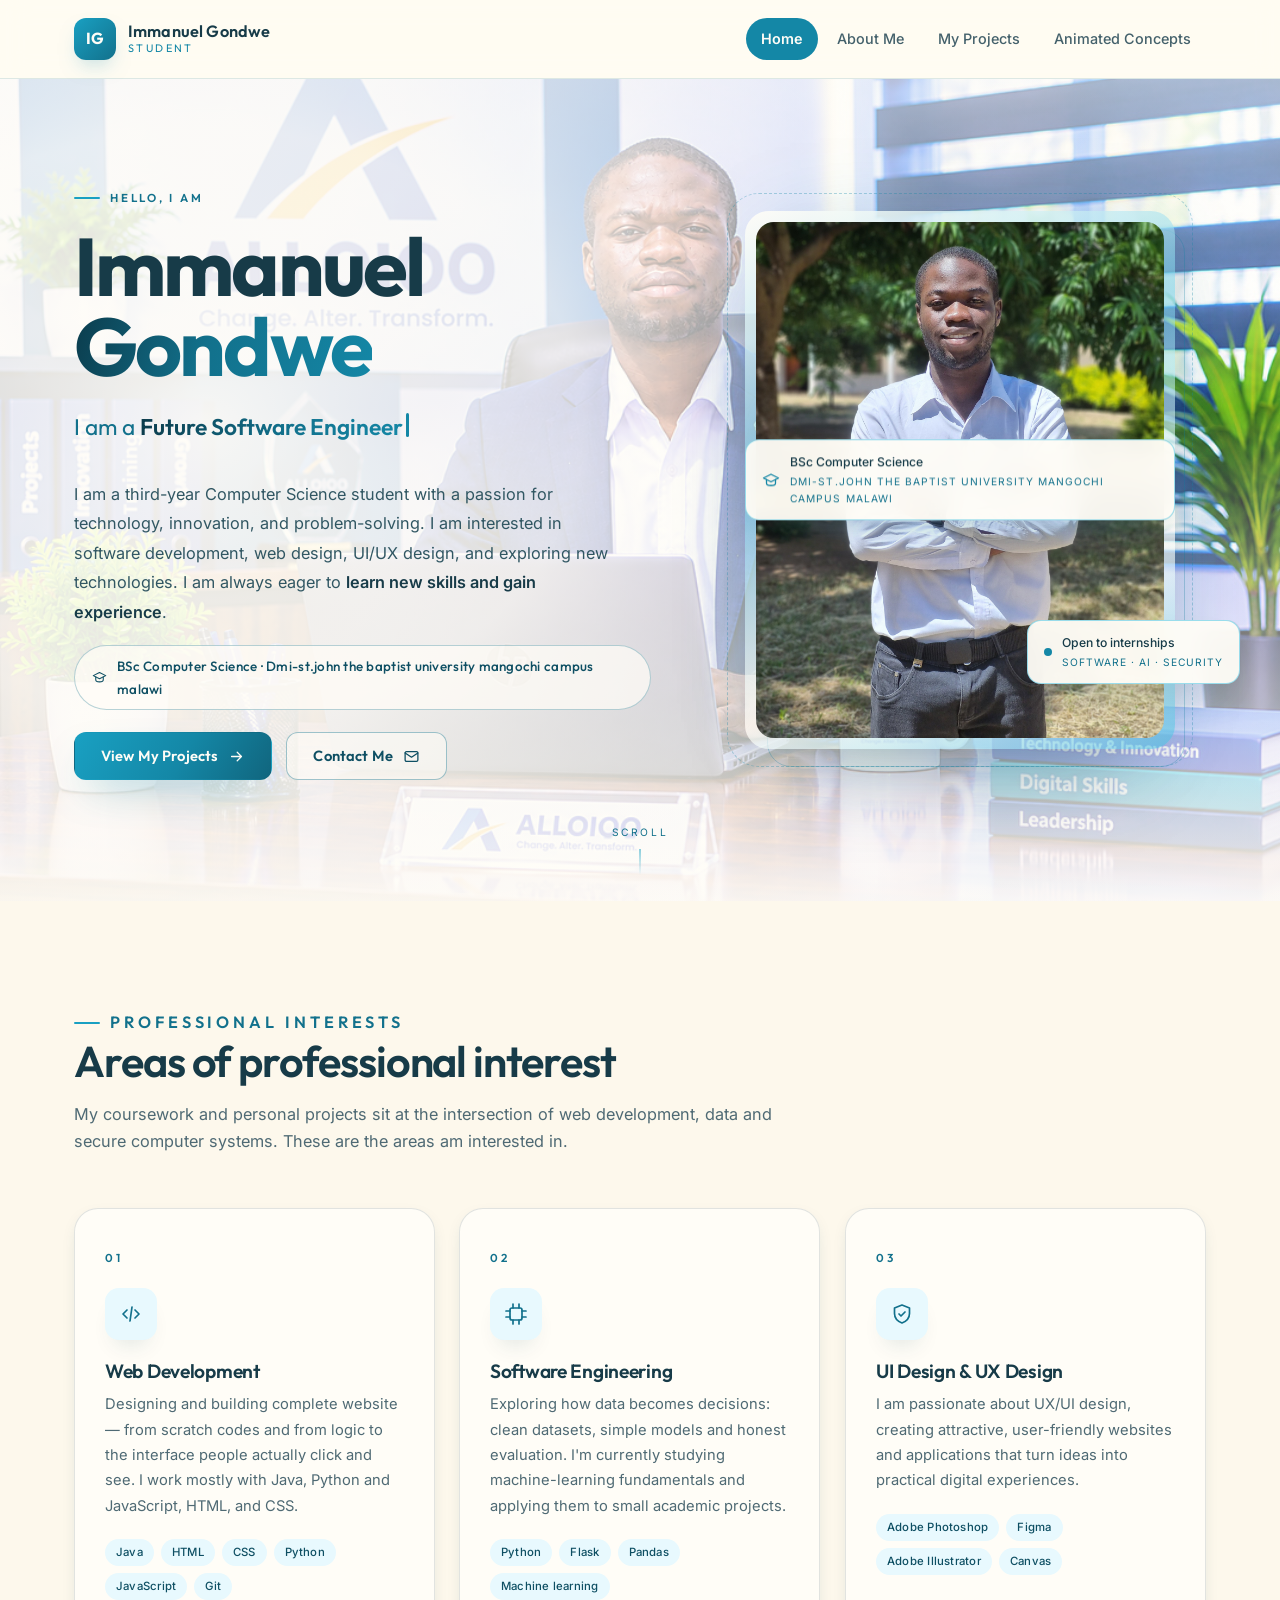
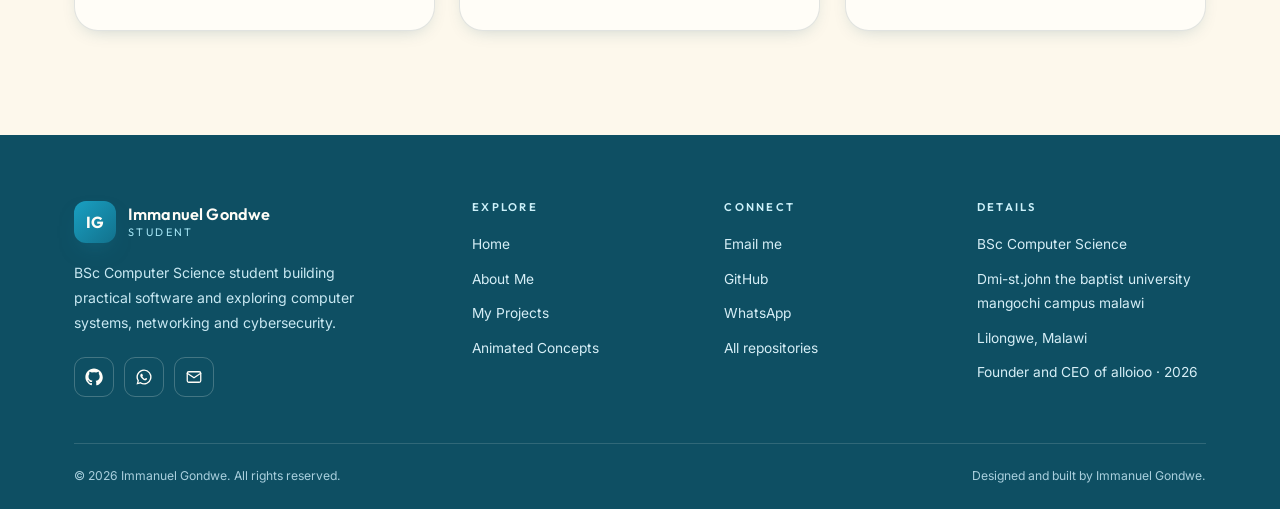
<file: index.html>
<!DOCTYPE html>
<html lang="en">
<head>
  <meta charset="UTF-8">
  <meta name="viewport" content="width=device-width, initial-scale=1">
  <meta name="description" content="Portfolio of Immanuel Gondwe, a BSc Computer Science student at Dmi-st.john the baptist university mangochi campus malawi interested in software development, web development, ui and ux designs and machine learning.">
  <meta name="author" content="Immanuel Gondwe">
  <meta name="theme-color" content="#fffdf7">
  <title>Immanuel Gondwe | Computer Science Student &amp; Developer</title>

  <link rel="preconnect" href="https://fonts.googleapis.com">
  <link rel="preconnect" href="https://fonts.gstatic.com" crossorigin>
  <link href="https://fonts.googleapis.com/css2?family=Inter:wght@400;500;600&family=Outfit:wght@300;400;500;600;700;800&display=swap" rel="stylesheet">
  <link rel="stylesheet" href="css/style.css">
  <link rel="icon" href="data:image/svg+xml,%3Csvg xmlns='http://www.w3.org/2000/svg' viewBox='0 0 64 64'%3E%3Crect width='64' height='64' rx='14' fill='%230c1f3a'/%3E%3Ctext x='32' y='44' font-family='Arial,Helvetica,sans-serif' font-size='28' font-weight='bold' text-anchor='middle' fill='%23e9a825'%3EIG%3C/text%3E%3C/svg%3E">
  <script>document.documentElement.classList.add("js");</script>
</head>
<body>
  <a class="skip-link" href="#main">Skip to main content</a>

  <!-- ================= HEADER ================= -->
  <header class="site-header">
    <div class="container nav-wrap">
      <a class="brand" href="index.html" aria-label="Immanuel Gondwe, home">
        <span class="brand-mark" aria-hidden="true">IG</span>
        <span class="brand-text">Immanuel Gondwe<em>Student</em></span>
      </a>

      <button class="nav-toggle" type="button" aria-label="Toggle navigation" aria-controls="site-nav" aria-expanded="false">
        <span></span><span></span><span></span>
      </button>

      <nav class="site-nav" id="site-nav" aria-label="Main navigation">
        <ul>
          <li><a href="index.html" class="active" aria-current="page">Home</a></li>
          <li><a href="about.html">About Me</a></li>
          <li><a href="projects.html">My Projects</a></li>
          <li><a href="animations.html">Animated Concepts</a></li>
        </ul>
      </nav>
    </div>
  </header>

  <main id="main">
    <!-- ================= HERO ================= -->
    <section class="hero" aria-labelledby="hero-title">
      <div class="hero-bg" aria-hidden="true"></div>

      <div class="container hero-grid">
        <div class="hero-copy">
          <p class="eyebrow">Hello, I am</p>

          <h1 id="hero-title">Immanuel <span class="grad-text">Gondwe</span></h1>

          <p class="hero-roles" aria-label="Future Software Engineer, Web Developer, Computer Science Student and Technology Enthusiast">
            I am a <span class="type-target" data-phrases="Future Software Engineer|Web Developer|Computer Science Student|Technology Enthusiast">Future Software Engineer</span><span class="caret" aria-hidden="true"></span>
          </p>

          <p class="hero-intro">
           I am a third-year Computer Science student with a passion for technology,
           innovation, and problem-solving. I am interested in software development,
           web design, UI/UX design, and exploring new technologies. I am always eager to 
           <strong> learn new skills and gain experience</strong>.
          </p>

          <p class="programme-badge">
            <svg viewBox="0 0 24 24" fill="none" stroke="currentColor" stroke-width="1.7" stroke-linecap="round" stroke-linejoin="round" aria-hidden="true"><path d="M22 9 12 4 2 9l10 5 10-5Z"/><path d="M6 11v5c0 1.7 2.7 3 6 3s6-1.3 6-3v-5"/></svg>
            BSc Computer Science &middot; Dmi-st.john the baptist university mangochi campus malawi
          </p>

          <div class="hero-actions">
            <a class="btn btn-primary" href="projects.html">
              View My Projects
              <svg viewBox="0 0 24 24" fill="none" stroke="currentColor" stroke-width="1.8" stroke-linecap="round" stroke-linejoin="round" aria-hidden="true"><path d="M5 12h14M13 6l6 6-6 6"/></svg>
            </a>
            <a class="btn btn-outline" href="mailto:immanuelgondwe0gmail.com" aria-label="Send an email to Immanuel Gondwe">
              Contact Me
              <svg viewBox="0 0 24 24" fill="none" stroke="currentColor" stroke-width="1.8" stroke-linecap="round" stroke-linejoin="round" aria-hidden="true"><rect x="3" y="5" width="18" height="14" rx="2"/><path d="m3 7 9 6 9-6"/></svg>
            </a>
          </div>

        </div>

        <div class="hero-portrait">
          <div class="portrait-frame">
            <img src="images/profile.jpg" alt="Portrait of Immanuel Gondwe" width="1000" height="1250">
          </div>

          <div class="floating-card card-a">
            <svg viewBox="0 0 24 24" fill="none" stroke="currentColor" stroke-width="1.7" stroke-linecap="round" stroke-linejoin="round" aria-hidden="true"><path d="M22 9 12 4 2 9l10 5 10-5Z"/><path d="M6 11v5c0 1.7 2.7 3 6 3s6-1.3 6-3v-5"/></svg>
            <div>
              BSc Computer Science
              <small>Dmi-st.john the baptist university mangochi campus malawi</small>
            </div>
          </div>

          <div class="floating-card card-b">
            <span class="status-dot" aria-hidden="true"></span>
            <div>
              Open to internships
              <small>Software &middot; AI &middot; Security</small>
            </div>
          </div>
        </div>
      </div>

      <a class="scroll-cue" href="#focus" aria-label="Scroll to what I focus on">Scroll</a>
    </section>

    <!-- ================= FOCUS AREAS ================= -->
    <section class="section section-light" id="focus" aria-labelledby="focus-title">
      <div class="container">
        <div class="section-head reveal">
          <p class="eyebrow on-light"> professional interests</p>
          <h2 id="focus-title">Areas of professional interest</h2>
          <p>
            My coursework and personal projects sit at the intersection of web development, data and secure computer systems. These are the areas am interested in.
          </p>
        </div>

        <div class="focus-grid">
          <article class="focus-card reveal">
            <span class="card-index">01</span>
            <div class="icon-tile">
              <svg viewBox="0 0 24 24" fill="none" stroke="currentColor" stroke-width="1.7" stroke-linecap="round" stroke-linejoin="round" aria-hidden="true"><path d="m8 8-4 4 4 4"/><path d="m16 8 4 4-4 4"/><path d="m13 5-2 14"/></svg>
            </div>
            <h3>Web Development</h3>
            <p>
              Designing and building complete website &mdash; from scratch codes and
              from logic to the interface people actually click and see. I work mostly with
              Java, Python and JavaScript, HTML, and CSS.
            </p>
            <ul class="chip-list">
              <li>Java</li>
              <li>HTML</li>
              <li>CSS</li>
              <li>Python</li>
              <li>JavaScript</li>
              <li>Git</li>
            </ul>
          </article>

          <article class="focus-card reveal" data-delay="110">
            <span class="card-index">02</span>
            <div class="icon-tile">
              <svg viewBox="0 0 24 24" fill="none" stroke="currentColor" stroke-width="1.7" stroke-linecap="round" stroke-linejoin="round" aria-hidden="true"><rect x="6" y="6" width="12" height="12" rx="2"/><path d="M9 2v4M15 2v4M9 18v4M15 18v4M2 9h4M2 15h4M18 9h4M18 15h4"/></svg>
            </div>
            <h3>Software Engineering</h3>
            <p>
              Exploring how data becomes decisions: clean datasets, simple models and
              honest evaluation. I'm currently studying machine-learning fundamentals and
              applying them to small academic projects.
            </p>
            <ul class="chip-list">
              <li>Python</li>
              <li>Flask</li>
              <li>Pandas</li>
              <li>Machine learning</li>
            </ul>
          </article>

          <article class="focus-card reveal" data-delay="220">
            <span class="card-index">03</span>
            <div class="icon-tile">
              <svg viewBox="0 0 24 24" fill="none" stroke="currentColor" stroke-width="1.7" stroke-linecap="round" stroke-linejoin="round" aria-hidden="true"><path d="M12 3 4.5 6v5.5c0 4.5 3.2 7.8 7.5 9.5 4.3-1.7 7.5-5 7.5-9.5V6L12 3Z"/><path d="m9 12 2 2 4-4"/></svg>
            </div>
            <h3>UI Design &amp; UX Design</h3>
            <p>
              I am passionate about UX/UI design, 
              creating attractive, user-friendly websites and applications
              that turn ideas into practical digital experiences.
            </p>
            <ul class="chip-list">
              <li>Adobe Photoshop</li>
              <li>Figma</li>
              <li>Adobe Illustrator</li>
              <li>Canvas</li>
            </ul>
          </article>
        </div>
      </div>
    </section>

  </main>

  <!-- ================= FOOTER ================= -->
  <footer class="site-footer">
    <div class="container">
      <div class="footer-grid">
        <div class="footer-brand">
          <a class="brand" href="index.html" aria-label="Immanuel Gondwe, home">
            <span class="brand-mark" aria-hidden="true">IG</span>
            <span class="brand-text">Immanuel Gondwe<em>Student</em></span>
          </a>
          <p>
            BSc Computer Science student building practical software and exploring
            computer systems, networking and cybersecurity.
          </p>
          <div class="footer-social">
            <a href="https://github.com/ImmanuelPeter" target="_blank" rel="noopener noreferrer" aria-label="GitHub profile">
              <svg viewBox="0 0 24 24" fill="currentColor" aria-hidden="true"><path d="M12 .5C5.7.5.5 5.7.5 12c0 5.1 3.3 9.4 7.9 10.9.6.1.8-.3.8-.6v-2.2c-3.2.7-3.9-1.4-3.9-1.4-.5-1.3-1.3-1.7-1.3-1.7-1-.7.1-.7.1-.7 1.2.1 1.8 1.2 1.8 1.2 1 1.8 2.7 1.3 3.4 1 .1-.8.4-1.3.7-1.6-2.6-.3-5.3-1.3-5.3-5.8 0-1.3.5-2.3 1.2-3.1-.1-.3-.5-1.5.1-3.1 0 0 1-.3 3.2 1.2a11 11 0 0 1 5.8 0C17.2 4.7 18.2 5 18.2 5c.6 1.6.2 2.8.1 3.1.8.8 1.2 1.8 1.2 3.1 0 4.5-2.7 5.5-5.3 5.8.4.4.8 1.1.8 2.2v3.3c0 .3.2.7.8.6 4.6-1.5 7.9-5.8 7.9-10.9C23.5 5.7 18.3.5 12 .5z"/></svg>
            </a>
            <a href="https://wa.me/+265993470125" target="_blank" rel="noopener noreferrer" aria-label="Chat with me on WhatsApp">
              <svg viewBox="0 0 24 24" fill="currentColor" aria-hidden="true"><path d="M12 2a10 10 0 0 0-8.6 15.1L2 22l5.1-1.3A10 10 0 1 0 12 2zm0 18.2c-1.5 0-3-.4-4.2-1.2l-.3-.2-3 .8.8-2.9-.2-.3A8.2 8.2 0 1 1 12 20.2zm4.5-6.1c-.2-.1-1.4-.7-1.6-.8-.2-.1-.4-.1-.5.1-.2.2-.6.8-.8 1-.1.2-.3.2-.5.1a6.6 6.6 0 0 1-3.2-2.8c-.2-.4 0-.5.2-.7l.4-.5c.1-.2.1-.3 0-.5-.1-.1-.6-1.4-.8-1.9-.2-.5-.4-.4-.6-.4h-.5c-.2 0-.5.1-.7.3-.2.3-.9.9-.9 2.1s1 2.5 1.1 2.7a9.1 9.1 0 0 0 3.5 3.1c.5.2.9.4 1.2.5.5.2 1 .2 1.3 0 .4-.2 1.4-.9 1.6-1.1.2-.2.2-.4.1-.5-.1-.2-.2-.3-.5-.4z"/></svg>
            </a>
            <a href="mailto:immanuelgondwe0@gmail.com" aria-label="Send an email">
              <svg viewBox="0 0 24 24" fill="none" stroke="currentColor" stroke-width="1.7" stroke-linecap="round" stroke-linejoin="round" aria-hidden="true"><rect x="3" y="5" width="18" height="14" rx="2"/><path d="m3 7 9 6 9-6"/></svg>
            </a>
          </div>
        </div>

        <div>
          <h6>Explore</h6>
          <ul class="footer-links">
            <li><a href="index.html">Home</a></li>
            <li><a href="about.html">About Me</a></li>
            <li><a href="projects.html">My Projects</a></li>
            <li><a href="animations.html">Animated Concepts</a></li>
          </ul>
        </div>

        <div>
          <h6>Connect</h6>
          <ul class="footer-links">
            <li><a href="mailto:immanuelgondwe0@gmail.com">Email me</a></li>
            <li><a href="https://github.com/ImmanuelPeter" target="_blank" rel="noopener noreferrer">GitHub</a></li>
            <li><a href="https://wa.me/+265993470125" target="_blank" rel="noopener noreferrer">WhatsApp</a></li>
            <li><a href="projects.html#github">All repositories</a></li>
          </ul>
        </div>

        <div>
          <h6>Details</h6>
          <ul class="footer-links">
            <li><span>BSc Computer Science</span></li>
            <li><span>Dmi-st.john the baptist university mangochi campus malawi</span></li>
            <li><span>Lilongwe, Malawi</span></li>
            <li><span>Founder and CEO of alloioo &middot; <span data-year>2026</span></span></li>
          </ul>
        </div>
      </div>

      <div class="footer-bottom">
        <p>&copy; <span data-year>2026</span> Immanuel Gondwe. All rights reserved.</p>
        <p>Designed and built by Immanuel Gondwe.</p>
      </div>
    </div>
  </footer>

  <button class="to-top" type="button" aria-label="Back to top">
    <svg viewBox="0 0 24 24" fill="none" stroke="currentColor" stroke-width="2" stroke-linecap="round" stroke-linejoin="round" aria-hidden="true"><path d="M12 19V5M6 11l6-6 6 6"/></svg>
  </button>

  <script src="js/script.js"></script>
</body>
</html>
</file>
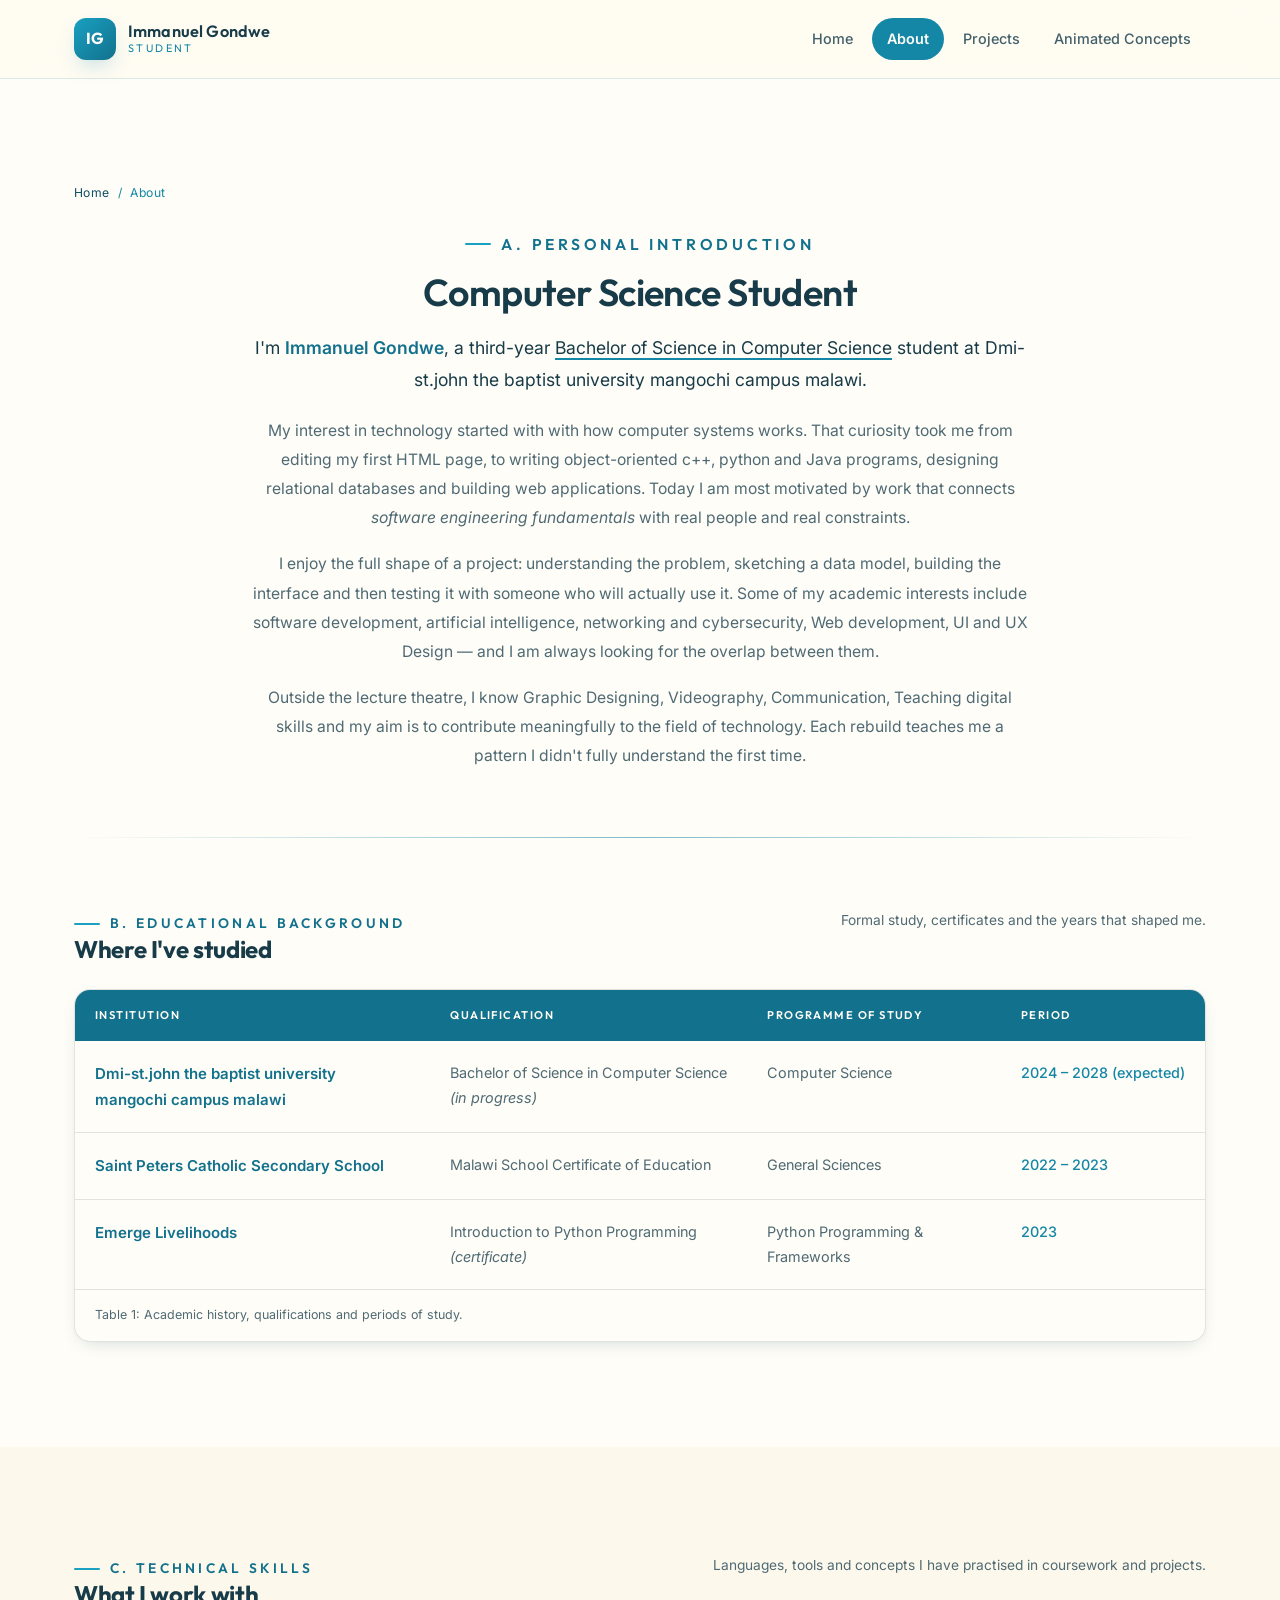
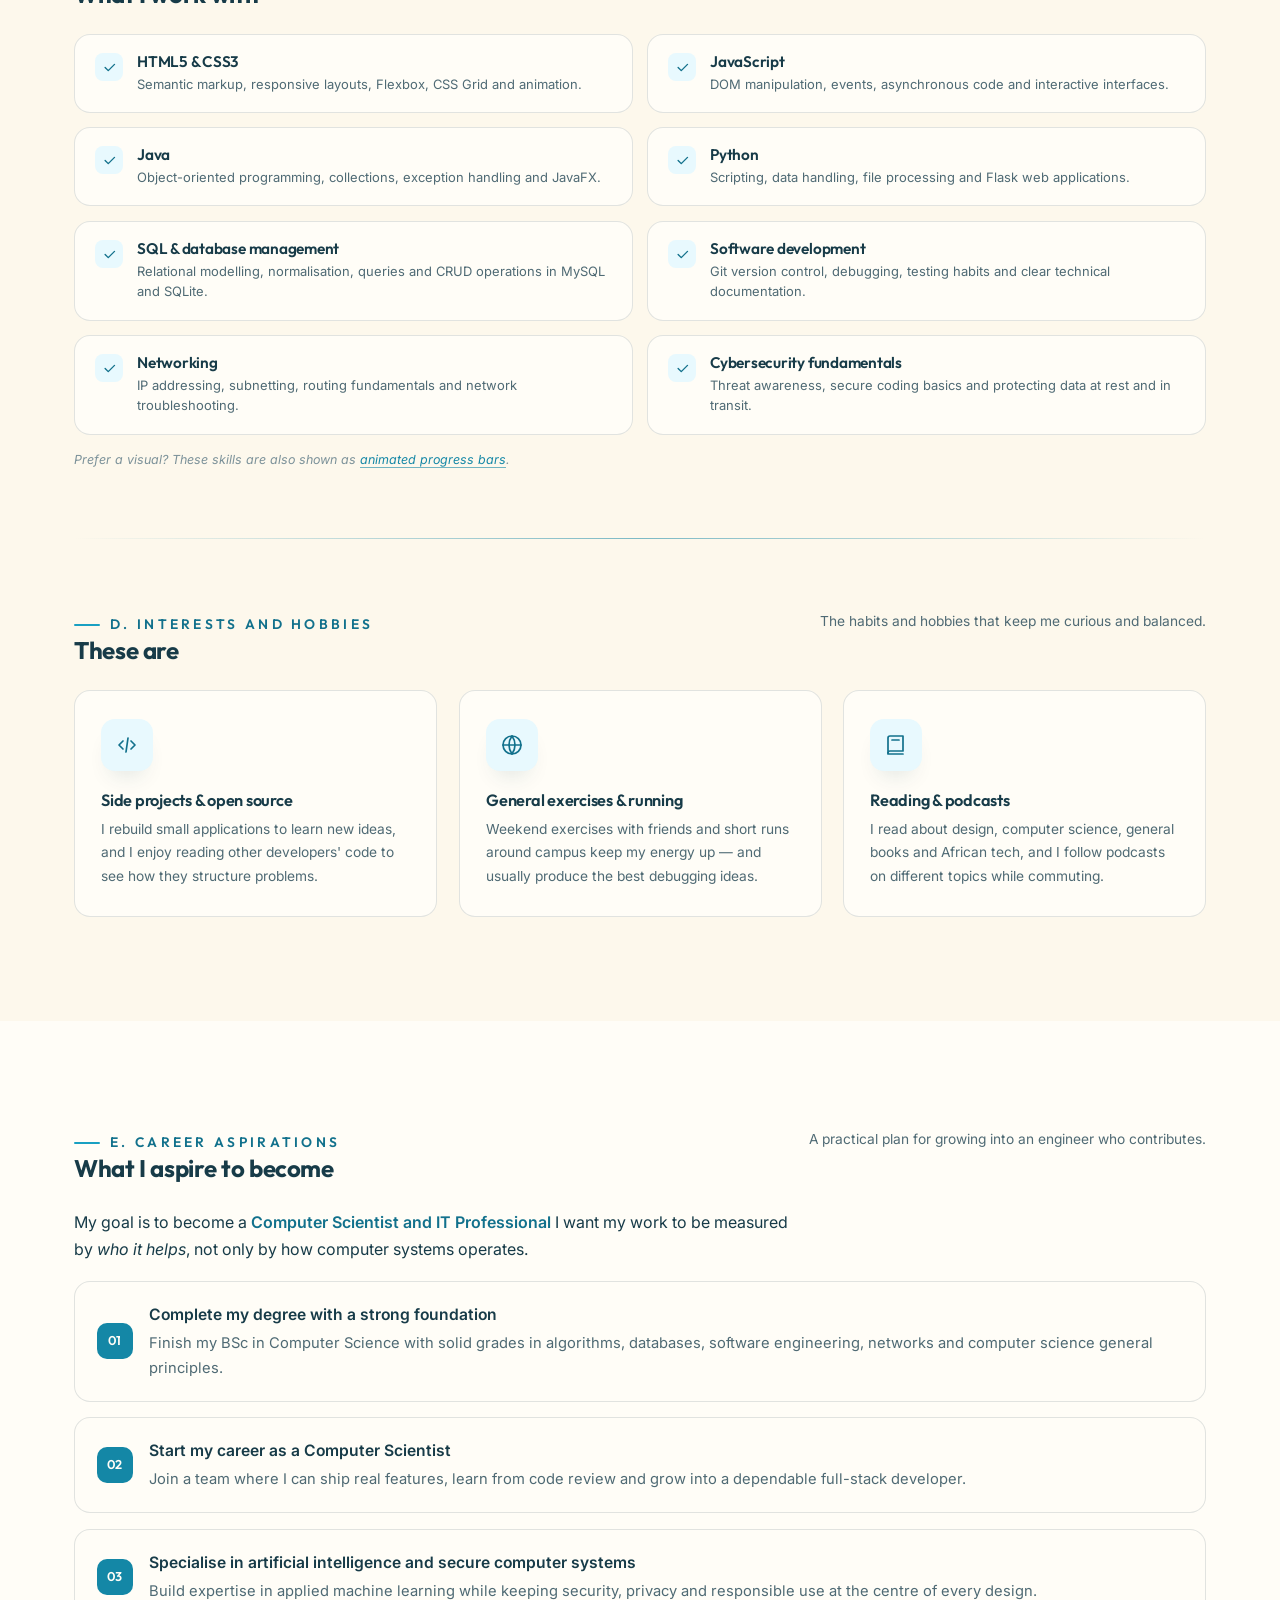
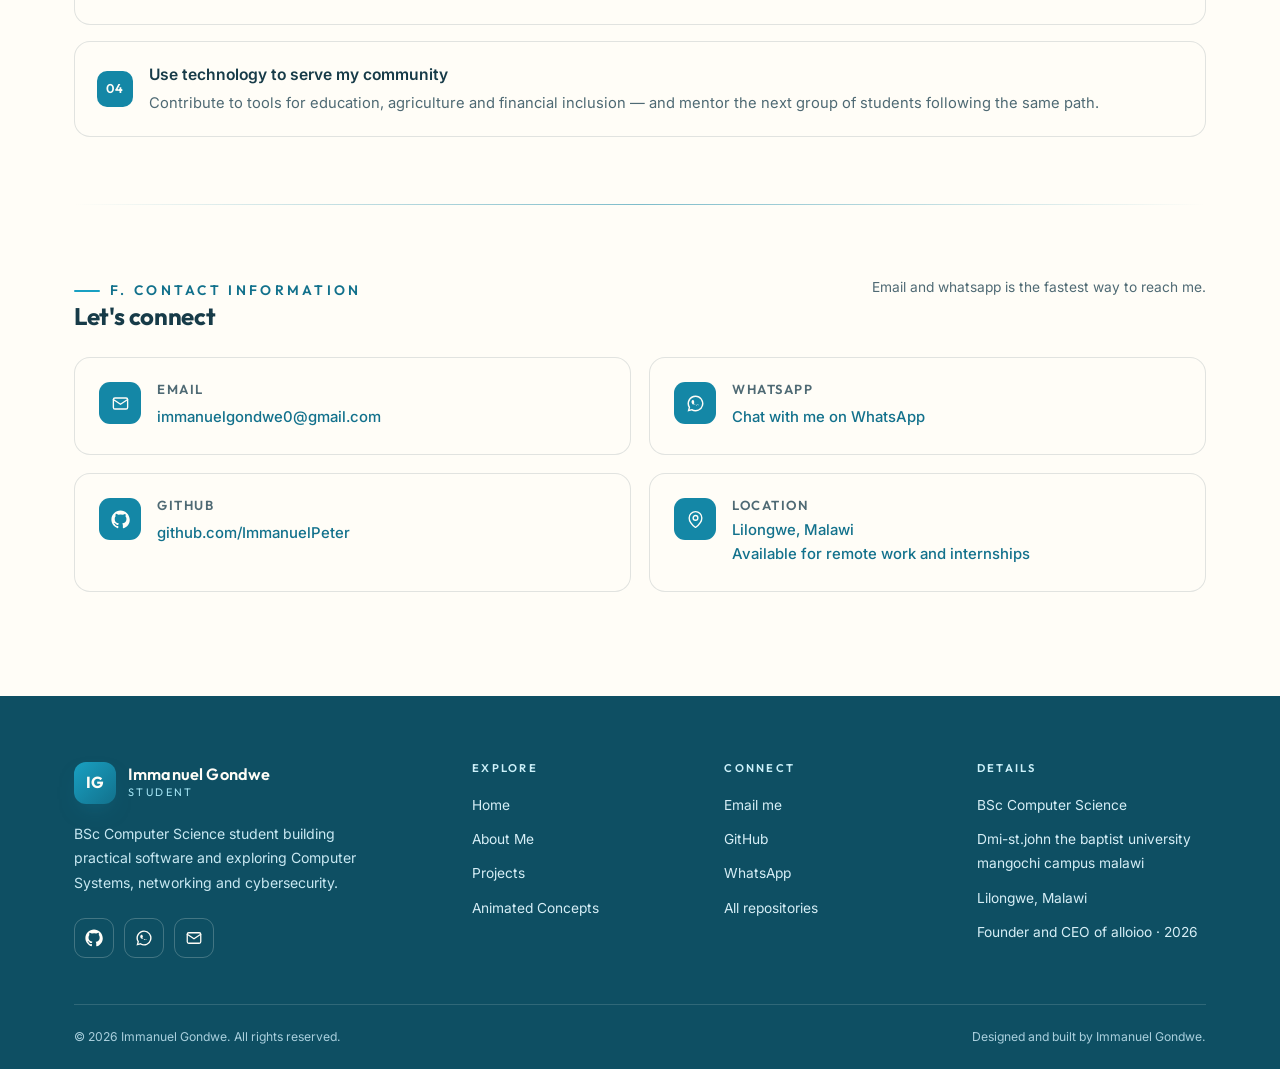
<file: about.html>
<!DOCTYPE html>
<html lang="en">
<head>
  <meta charset="UTF-8">
  <meta name="viewport" content="width=device-width, initial-scale=1">
  <meta name="description" content="About Immanuel Gondwe: his academic background, technical skills, interests, career aspirations and contact information.">
  <meta name="author" content="Immanuel Gondwe">
  <meta name="theme-color" content="#fffdf7">
  <title>About Me | Immanuel Gondwe</title>

  <link rel="preconnect" href="https://fonts.googleapis.com">
  <link rel="preconnect" href="https://fonts.gstatic.com" crossorigin>
  <link href="https://fonts.googleapis.com/css2?family=Inter:wght@400;500;600&family=Outfit:wght@300;400;500;600;700;800&display=swap" rel="stylesheet">
  <link rel="stylesheet" href="css/style.css">
  <link rel="icon" href="data:image/svg+xml,%3Csvg xmlns='http://www.w3.org/2000/svg' viewBox='0 0 64 64'%3E%3Crect width='64' height='64' rx='14' fill='%230c1f3a'/%3E%3Ctext x='32' y='44' font-family='Arial,Helvetica,sans-serif' font-size='28' font-weight='bold' text-anchor='middle' fill='%23e9a825'%3EIG%3C/text%3E%3C/svg%3E">
  <script>document.documentElement.classList.add("js");</script>
</head>
<body>
  <a class="skip-link" href="#main">Skip to main content</a>

  <!-- ================= HEADER ================= -->
  <header class="site-header">
    <div class="container nav-wrap">
      <a class="brand" href="index.html" aria-label="Immanuel Gondwe, home">
        <span class="brand-mark" aria-hidden="true">IG</span>
        <span class="brand-text">Immanuel Gondwe<em>Student</em></span>
      </a>

      <button class="nav-toggle" type="button" aria-label="Toggle navigation" aria-controls="site-nav" aria-expanded="false">
        <span></span><span></span><span></span>
      </button>

      <nav class="site-nav" id="site-nav" aria-label="Main navigation">
        <ul>
          <li><a href="index.html">Home</a></li>
          <li><a href="about.html" class="active" aria-current="page">About</a></li>
          <li><a href="projects.html">Projects</a></li>
          <li><a href="animations.html">Animated Concepts</a></li>
        </ul>
      </nav>
    </div>
  </header>

  <main id="main">
    <!-- ================= INTRODUCTION ================= -->
    <section class="section section-white">
      <div class="container">
        <nav class="crumbs" aria-label="Breadcrumb">
          <a href="index.html">Home</a>
          <span aria-hidden="true">/</span>
          <span>About</span>
        </nav>

        <div class="about-intro" id="introduction">
          <div class="prose reveal">
            <p class="eyebrow on-light">A. Personal introduction</p>
            <h1>Computer Science Student</h1>

            <p class="lead">
              I'm <strong>Immanuel Gondwe</strong>, a third-year
              <u>Bachelor of Science in Computer Science</u> student at Dmi-st.john the baptist university mangochi campus malawi.
            </p>

            <p>
              My interest in technology started with with how computer systems works. That curiosity took me from editing my first HTML page,
              to writing object-oriented c++, python and Java programs, designing relational databases and
              building web applications. Today I am most motivated by work that connects
              <em>software engineering fundamentals</em> with real people and real constraints.
            </p>

            <p>
              I enjoy the full shape of a project: understanding the problem, sketching a
              data model, building the interface and then testing it with someone who will
              actually use it. Some of my academic interests include software development,
              artificial intelligence, networking and cybersecurity, Web development, UI and UX Design &mdash; and I am always
              looking for the overlap between them.
            </p>

            <p>
              Outside the lecture theatre, I know Graphic Designing, Videography, Communication, Teaching
              digital skills and my aim is to contribute meaningfully to the field of technology.
              Each rebuild teaches me a pattern I didn't fully understand the first time.
            </p>
          </div>
        </div>

        <hr class="rule">

        <!-- ================= EDUCATION ================= -->
        <div id="education" class="reveal">
          <div class="sub-heading">
            <div>
              <p class="eyebrow on-light">B. Educational background</p>
              <h2>Where I've studied</h2>
            </div>
            <p>Formal study, certificates and the years that shaped me.</p>
          </div>

          <div class="table-wrap">
            <table class="edu-table">
              <caption>Table 1: Academic history, qualifications and periods of study.</caption>
              <thead>
                <tr>
                  <th scope="col">Institution</th>
                  <th scope="col">Qualification</th>
                  <th scope="col">Programme of study</th>
                  <th scope="col">Period</th>
                </tr>
              </thead>
              <tbody>
                <tr>
                  <td>Dmi-st.john the baptist university mangochi campus malawi</td>
                  <td>Bachelor of Science in Computer Science <em>(in progress)</em></td>
                  <td>Computer Science</td>
                  <td>2024 &ndash; 2028 (expected)</td>
                </tr>
                <tr>
                  <td>Saint Peters Catholic Secondary School</td>
                  <td>Malawi School Certificate of Education</td>
                  <td>General Sciences</td>
                  <td>2022 &ndash; 2023</td>
                </tr>
                <tr>
                  <td>Emerge Livelihoods</td>
                  <td>Introduction to Python Programming <em>(certificate)</em></td>
                  <td>Python Programming &amp; Frameworks</td>
                  <td>2023</td>
                </tr>
              </tbody>
            </table>
          </div>
        </div>
      </div>
    </section>

    <!-- ================= SKILLS & INTERESTS ================= -->
    <section class="section section-light">
      <div class="container">
        <!-- Skills -->
        <div id="skills">
          <div class="sub-heading reveal">
            <div>
              <p class="eyebrow on-light">C. Technical skills</p>
              <h2>What I work with</h2>
            </div>
            <p>Languages, tools and concepts I have practised in coursework and projects.</p>
          </div>

          <ul class="skills-grid list-reset" aria-label="Technical skills">
            <li class="skill-card reveal">
              <span class="skill-check" aria-hidden="true"><svg viewBox="0 0 24 24" fill="none" stroke="currentColor" stroke-width="2.2" stroke-linecap="round" stroke-linejoin="round"><path d="m5 12 5 5L20 7"/></svg></span>
              <div>
                <h4>HTML5 &amp; CSS3</h4>
                <p>Semantic markup, responsive layouts, Flexbox, CSS Grid and animation.</p>
              </div>
            </li>
            <li class="skill-card reveal" data-delay="60">
              <span class="skill-check" aria-hidden="true"><svg viewBox="0 0 24 24" fill="none" stroke="currentColor" stroke-width="2.2" stroke-linecap="round" stroke-linejoin="round"><path d="m5 12 5 5L20 7"/></svg></span>
              <div>
                <h4>JavaScript</h4>
                <p>DOM manipulation, events, asynchronous code and interactive interfaces.</p>
              </div>
            </li>
            <li class="skill-card reveal" data-delay="120">
              <span class="skill-check" aria-hidden="true"><svg viewBox="0 0 24 24" fill="none" stroke="currentColor" stroke-width="2.2" stroke-linecap="round" stroke-linejoin="round"><path d="m5 12 5 5L20 7"/></svg></span>
              <div>
                <h4>Java</h4>
                <p>Object-oriented programming, collections, exception handling and JavaFX.</p>
              </div>
            </li>
            <li class="skill-card reveal" data-delay="180">
              <span class="skill-check" aria-hidden="true"><svg viewBox="0 0 24 24" fill="none" stroke="currentColor" stroke-width="2.2" stroke-linecap="round" stroke-linejoin="round"><path d="m5 12 5 5L20 7"/></svg></span>
              <div>
                <h4>Python</h4>
                <p>Scripting, data handling, file processing and Flask web applications.</p>
              </div>
            </li>
            <li class="skill-card reveal" data-delay="240">
              <span class="skill-check" aria-hidden="true"><svg viewBox="0 0 24 24" fill="none" stroke="currentColor" stroke-width="2.2" stroke-linecap="round" stroke-linejoin="round"><path d="m5 12 5 5L20 7"/></svg></span>
              <div>
                <h4>SQL &amp; database management</h4>
                <p>Relational modelling, normalisation, queries and CRUD operations in MySQL and SQLite.</p>
              </div>
            </li>
            <li class="skill-card reveal" data-delay="300">
              <span class="skill-check" aria-hidden="true"><svg viewBox="0 0 24 24" fill="none" stroke="currentColor" stroke-width="2.2" stroke-linecap="round" stroke-linejoin="round"><path d="m5 12 5 5L20 7"/></svg></span>
              <div>
                <h4>Software development</h4>
                <p>Git version control, debugging, testing habits and clear technical documentation.</p>
              </div>
            </li>
            <li class="skill-card reveal" data-delay="360">
              <span class="skill-check" aria-hidden="true"><svg viewBox="0 0 24 24" fill="none" stroke="currentColor" stroke-width="2.2" stroke-linecap="round" stroke-linejoin="round"><path d="m5 12 5 5L20 7"/></svg></span>
              <div>
                <h4>Networking</h4>
                <p>IP addressing, subnetting, routing fundamentals and network troubleshooting.</p>
              </div>
            </li>
            <li class="skill-card reveal" data-delay="420">
              <span class="skill-check" aria-hidden="true"><svg viewBox="0 0 24 24" fill="none" stroke="currentColor" stroke-width="2.2" stroke-linecap="round" stroke-linejoin="round"><path d="m5 12 5 5L20 7"/></svg></span>
              <div>
                <h4>Cybersecurity fundamentals</h4>
                <p>Threat awareness, secure coding basics and protecting data at rest and in transit.</p>
              </div>
            </li>
          </ul>

          <p class="table-note">
            Prefer a visual? These skills are also shown as
            <a href="animations.html#skills">animated progress bars</a>.
          </p>
        </div>

        <hr class="rule">

        <!-- Interests -->
        <div id="interests">
          <div class="sub-heading reveal">
            <div>
              <p class="eyebrow on-light">D. Interests and hobbies</p>
              <h2>These are</h2>
            </div>
            <p>The habits and hobbies that keep me curious and balanced.</p>
          </div>

          <ul class="interest-grid list-reset">
            <li class="interest-card reveal">
              <div class="icon-tile" aria-hidden="true">
                <svg viewBox="0 0 24 24" fill="none" stroke="currentColor" stroke-width="1.7" stroke-linecap="round" stroke-linejoin="round"><path d="m8 8-4 4 4 4"/><path d="m16 8 4 4-4 4"/><path d="m13 5-2 14"/></svg>
              </div>
              <h3>Side projects &amp; open source</h3>
              <p>
                I rebuild small applications to learn new ideas, and I enjoy reading
                other developers' code to see how they structure problems.
              </p>
            </li>
            <li class="interest-card reveal" data-delay="100">
              <div class="icon-tile" aria-hidden="true">
                <svg viewBox="0 0 24 24" fill="none" stroke="currentColor" stroke-width="1.7" stroke-linecap="round" stroke-linejoin="round"><circle cx="12" cy="12" r="9"/><path d="M12 3a15 15 0 0 1 0 18M12 3a15 15 0 0 0 0 18M3 12h18"/></svg>
              </div>
              <h3>General exercises &amp; running</h3>
              <p>
                Weekend exercises with friends and short runs around campus keep my energy
                up &mdash; and usually produce the best debugging ideas.
              </p>
            </li>
            <li class="interest-card reveal" data-delay="200">
              <div class="icon-tile" aria-hidden="true">
                <svg viewBox="0 0 24 24" fill="none" stroke="currentColor" stroke-width="1.7" stroke-linecap="round" stroke-linejoin="round"><path d="M4 19.5V5a2 2 0 0 1 2-2h13v15H6a2 2 0 0 0-2 2Z"/><path d="M4 19.5V21h15"/><path d="M8 7h7"/></svg>
              </div>
              <h3>Reading &amp; podcasts</h3>
              <p>
                I read about design, computer science, general books and African tech, and I follow
                podcasts on different topics while commuting.
              </p>
            </li>
          </ul>
        </div>
      </div>
    </section>

    <!-- ================= GOALS & CONTACT ================= -->
    <section class="section section-white">
      <div class="container">
        <div id="goals">
          <div class="sub-heading reveal">
            <div>
              <p class="eyebrow on-light">E. Career aspirations</p>
              <h2>What I aspire to become</h2>
            </div>
            <p>A practical plan for growing into an engineer who contributes.</p>
          </div>

          <p class="prose" style="max-width: 72ch;">
            My goal is to become a <strong>Computer Scientist and IT Professional</strong>
            I want my work to be measured by <em>who it helps</em>, not only by
            how computer systems operates.
          </p>

          <ol class="goals-list">
            <li class="reveal">
              <strong>Complete my degree with a strong foundation</strong>
              Finish my BSc in Computer Science with solid grades in algorithms, databases,
              software engineering, networks and computer science general principles.
            </li>
            <li class="reveal" data-delay="80">
              <strong>Start my career as a Computer Scientist</strong>
              Join a team where I can ship real features, learn from code review and grow
              into a dependable full-stack developer.
            </li>
            <li class="reveal" data-delay="160">
              <strong>Specialise in artificial intelligence and secure computer systems</strong>
              Build expertise in applied machine learning while keeping security, privacy
              and responsible use at the centre of every design.
            </li>
            <li class="reveal" data-delay="240">
              <strong>Use technology to serve my community</strong>
              Contribute to tools for education, agriculture and financial inclusion &mdash;
              and mentor the next group of students following the same path.
            </li>
          </ol>
        </div>

        <hr class="rule">

        <div id="contact">
          <div class="sub-heading reveal">
            <div>
              <p class="eyebrow on-light">F. Contact information</p>
              <h2>Let's connect</h2>
            </div>
            <p>Email and whatsapp is the fastest way to reach me.</p>
          </div>

          <div class="contact-grid">
            <div class="contact-card reveal">
              <div class="contact-icon" aria-hidden="true">
                <svg viewBox="0 0 24 24" fill="none" stroke="currentColor" stroke-width="1.7" stroke-linecap="round" stroke-linejoin="round"><rect x="3" y="5" width="18" height="14" rx="2"/><path d="m3 7 9 6 9-6"/></svg>
              </div>
              <div>
                <h4>Email</h4>
                <a class="email-link" href="mailto:immanuelgondwe0@gmail.com">immanuelgondwe0@gmail.com</a>
              </div>
            </div>

            <div class="contact-card reveal" data-delay="70">
              <div class="contact-icon" aria-hidden="true">
                <svg viewBox="0 0 24 24" fill="currentColor"><path d="M12 2a10 10 0 0 0-8.6 15.1L2 22l5.1-1.3A10 10 0 1 0 12 2zm0 18.2c-1.5 0-3-.4-4.2-1.2l-.3-.2-3 .8.8-2.9-.2-.3A8.2 8.2 0 1 1 12 20.2zm4.5-6.1c-.2-.1-1.4-.7-1.6-.8-.2-.1-.4-.1-.5.1-.2.2-.6.8-.8 1-.1.2-.3.2-.5.1a6.6 6.6 0 0 1-3.2-2.8c-.2-.4 0-.5.2-.7l.4-.5c.1-.2.1-.3 0-.5-.1-.1-.6-1.4-.8-1.9-.2-.5-.4-.4-.6-.4h-.5c-.2 0-.5.1-.7.3 -.2.3 -.9 .9 -.9 2.1s1 2.5 1.1 2.7a9.１　９．１　０　０　０　３．５　３．１ｃ．５．２．９．４　１．２．５．５．２　１．３　０　０．４　１．４　－１．１　０．２　－０．２　０．２　－０．４　０．１　－０．５　－０．１　－０．２　－０．２　－０．３　－０．５　－０．４z"/></svg>
              </div>
              <div>
                <h4>WhatsApp</h4>
                <a href="https://wa.me/+265993470125" target="_blank" rel="noopener noreferrer">Chat with me on WhatsApp</a>
              </div>
            </div>

            <div class="contact-card reveal" data-delay="140">
              <div class="contact-icon" aria-hidden="true">
                <svg viewBox="0 0 24 24" fill="currentColor"><path d="M12 .5C5.7.5.5 5.7.5 12c0 5.1 3.3 9.4 7.9 10.9.6.1.8-.3.8-.6v-2.2c-3.2.7-3.9-1.4-3.9-1.4-.5-1.3-1.3-1.7-1.3-1.7-1-.7.1-.7.1-.7 1.2.1 1.8 1.2 1.8 1.2 1 1.8 2.7 1.3 3.4 1 .1-.8.4-1.3.7-1.6-2.6-.3-5.3-1.3-5.3-5.8 0-1.3.5-2.3 1.2-3.1-.1-.3-.5-1.5.1-3.1 0 0 1-.3 3.2 1.2a11 11 0 0 1 5.8 0C17.2 4.7 18.2 5 18.2 5c.6 1.6.2 2.8.1 3.1.8.8 1.2 1.8 1.2 3.1 0 4.5-2.7 5.5-5.3 5.8.4.4.8 1.1.8 2.2v3.3c0 .3.2.7.8.6 4.6-1.5 7.9-5.8 7.9-10.9C23.5 5.7 18.3.5 12 .5z"/></svg>
              </div>
              <div>
                <h4>GitHub</h4>
                <a href="https://github.com/ImmanuelPeter" target="_blank" rel="noopener noreferrer">github.com/ImmanuelPeter</a>
              </div>
            </div>

            <div class="contact-card reveal" data-delay="210">
              <div class="contact-icon" aria-hidden="true">
                <svg viewBox="0 0 24 24" fill="none" stroke="currentColor" stroke-width="1.7" stroke-linecap="round" stroke-linejoin="round"><path d="M20 10c0 6-8 12-8 12S4 16 4 10a8 8 0 1 1 16 0Z"/><circle cx="12" cy="10" r="3"/></svg>
              </div>
              <div>
                <h4>Location</h4>
                <address>
                  Lilongwe, Malawi<br>
                  Available for remote work and internships
                </address>
              </div>
            </div>
          </div>
        </div>
      </div>
    </section>
  </main>

  <!-- ================= FOOTER ================= -->
  <footer class="site-footer">
    <div class="container">
      <div class="footer-grid">
        <div class="footer-brand">
          <a class="brand" href="index.html" aria-label="Immanuel Gondwe, home">
            <span class="brand-mark" aria-hidden="true">IG</span>
            <span class="brand-text">Immanuel Gondwe<em>Student</em></span>
          </a>
          <p>
            BSc Computer Science student building practical software and exploring
            Computer Systems, networking and cybersecurity.
          </p>
          <div class="footer-social">
            <a href="https://github.com/ImmanuelPeter" target="_blank" rel="noopener noreferrer" aria-label="GitHub profile">
              <svg viewBox="0 0 24 24" fill="currentColor" aria-hidden="true"><path d="M12 .5C5.7.5.5 5.7.5 12c0 5.1 3.3 9.4 7.9 10.9.6.1.8-.3.8-.6v-2.2c-3.2.7-3.9-1.4-3.9-1.4-.5-1.3-1.3-1.7-1.3-1.7-1-.7.1-.7.1-.7 1.2.1 1.8 1.2 1.8 1.2 1 1.8 2.7 1.3 3.4 1 .1-.8.4-1.3.7-1.6-2.6-.3-5.3-1.3-5.3-5.8 0-1.3.5-2.3 1.2-3.1-.1-.3-.5-1.5.1-3.1 0 0 1-.3 3.2 1.2a11 11 0 0 1 5.8 0C17.2 4.7 18.2 5 18.2 5c.6 1.6.2 2.8.1 3.1.8.8 1.2 1.8 1.2 3.1 0 4.5-2.7 5.5-5.3 5.8.4.4.8 1.1.8 2.2v3.3c0 .3.2.7.8.6 4.6-1.5 7.9-5.8 7.9-10.9C23.5 5.7 18.3.5 12 .5z"/></svg>
            </a>
            <a href="https://wa.me/+265993470125" target="_blank" rel="noopener noreferrer" aria-label="Chat with me on WhatsApp">
              <svg viewBox="0 0 24 24" fill="currentColor" aria-hidden="true"><path d="M12 2a10 10 0 0 0-8.6 15.1L2 22l5.1-1.3A10 10 0 1 0 12 2zm0 18.2c-1.5 0-3-.4-4.2-1.2l-.3-.2-3 .8.8-2.9-.2-.3A8.2 8.2 0 1 1 12 20.2zm4.5-6.1c-.2-.1-1.4-.7-1.6-.8-.2-.1-.4-.1-.5.1-.2.2-.6.8-.8 1-.1.2-.3.2-.5.1a6.6 6.6 0 0 1-3.2-2.8c-.2-.4 0-.5.2-.7l.4-.5c.1-.2.1-.3 0-.5-.1-.1-.6-1.4-.8-1.9-.2-.5-.4-.4-.6-.4h-.5c-.2 0-.5.1-.7.3 -.2.3 -.9 .9 -.9 2.1s1 2.5 1.1 2.7a9.１　９．１　０　０　０　３．５　３．１ｃ．５．２．９．４　１．２．５．５．２　１．３　０　０．４　１．４　－１．１　０．２　－０．２　０．２　－０．４　０．１　－０．５　－０．１　－０．２　－０．２　－０．３　－０．５　－０．４z"/></svg>
            </a>
            <a href="mailto:immanuelgondwe0@gmail.com" aria-label="Send an email">
              <svg viewBox="0 0 24 24" fill="none" stroke="currentColor" stroke-width="1.7" stroke-linecap="round" stroke-linejoin="round" aria-hidden="true"><rect x="3" y="5" width="18" height="14" rx="2"/><path d="m3 7 9 6 9-6"/></svg>
            </a>
          </div>
        </div>

        <div>
          <h6>Explore</h6>
          <ul class="footer-links">
            <li><a href="index.html">Home</a></li>
            <li><a href="about.html">About Me</a></li>
            <li><a href="projects.html">Projects</a></li>
            <li><a href="animations.html">Animated Concepts</a></li>
          </ul>
        </div>

        <div>
          <h6>Connect</h6>
          <ul class="footer-links">
            <li><a href="mailto:immanuelgondwe0@gmail.com">Email me</a></li>
            <li><a href="https://github.com/ImmanuelPeter" target="_blank" rel="noopener noreferrer">GitHub</a></li>
            <li><a href="https://wa.me/+265993470125" target="_blank" rel="noopener noreferrer">WhatsApp</a></li>
            <li><a href="projects.html#github">All repositories</a></li>
          </ul>
        </div>

        <div>
          <h6>Details</h6>
          <ul class="footer-links">
            <li><span>BSc Computer Science</span></li>
            <li><span>Dmi-st.john the baptist university mangochi campus malawi</span></li>
            <li><span>Lilongwe, Malawi</span></li>
            <li><span>Founder and CEO of alloioo &middot; <span data-year>2026</span></span></li>
          </ul>
        </div>
      </div>

      <div class="footer-bottom">
        <p>&copy; <span data-year>2026</span> Immanuel Gondwe. All rights reserved.</p>
        <p>Designed and built by Immanuel Gondwe.</p>
      </div>
    </div>
  </footer>

  <button class="to-top" type="button" aria-label="Back to top">
    <svg viewBox="0 0 24 24" fill="none" stroke="currentColor" stroke-width="2" stroke-linecap="round" stroke-linejoin="round" aria-hidden="true"><path d="M12 19V5M6 11l6-6 6 6"/></svg>
  </button>

  <script src="js/script.js"></script>
</body>
</html>
</file>
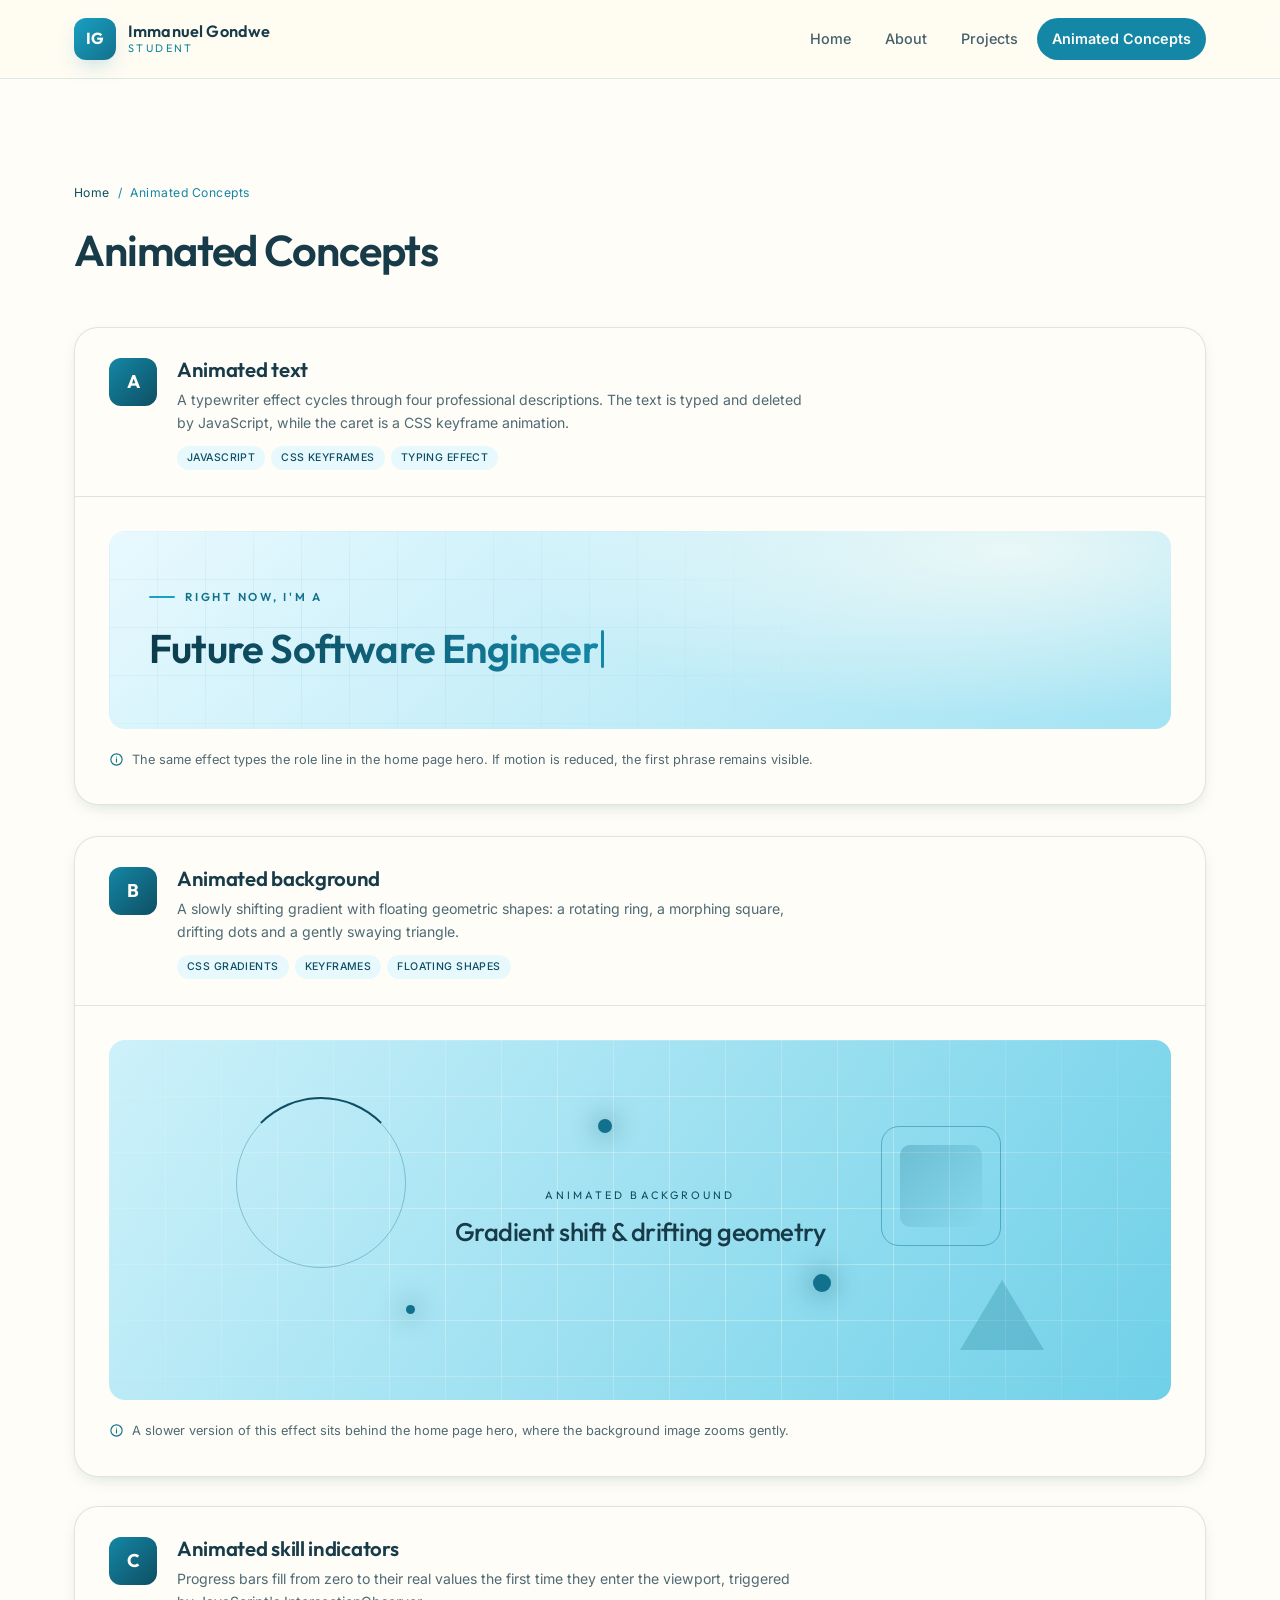
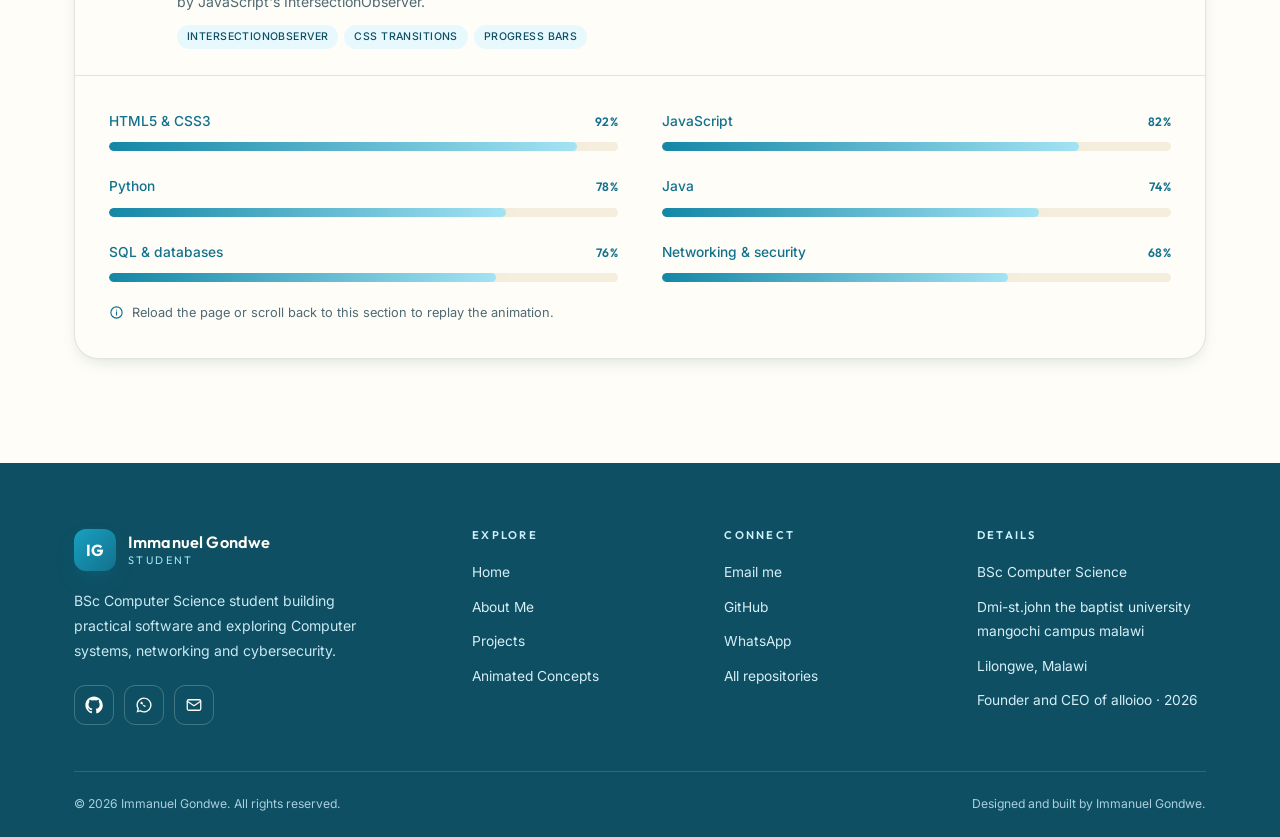
<file: animations.html>
<!DOCTYPE html>
<html lang="en">
<head>
  <meta charset="UTF-8">
  <meta name="viewport" content="width=device-width, initial-scale=1">
  <meta name="description" content="Three animated concepts demonstrated in Immanuel Gondwe's portfolio: typing text, animated backgrounds and skill bars.">
  <meta name="author" content="Immanuel Gondwe">
  <meta name="theme-color" content="#fffdf7">
  <title>Animated Concepts | Immanuel Gondwe</title>

  <link rel="preconnect" href="https://fonts.googleapis.com">
  <link rel="preconnect" href="https://fonts.gstatic.com" crossorigin>
  <link href="https://fonts.googleapis.com/css2?family=Inter:wght@400;500;600&family=Outfit:wght@300;400;500;600;700;800&display=swap" rel="stylesheet">
  <link rel="stylesheet" href="css/style.css">
  <link rel="icon" href="data:image/svg+xml,%3Csvg xmlns='http://www.w3.org/2000/svg' viewBox='0 0 64 64'%3E%3Crect width='64' height='64' rx='14' fill='%230c1f3a'/%3E%3Ctext x='32' y='44' font-family='Arial,Helvetica,sans-serif' font-size='28' font-weight='bold' text-anchor='middle' fill='%23e9a825'%3EIG%3C/text%3E%3C/svg%3E">
  <script>document.documentElement.classList.add("js");</script>
</head>
<body>
  <a class="skip-link" href="#main">Skip to main content</a>

  <!-- ================= HEADER ================= -->
  <header class="site-header">
    <div class="container nav-wrap">
      <a class="brand" href="index.html" aria-label="Immanuel Gondwe, home">
        <span class="brand-mark" aria-hidden="true">IG</span>
        <span class="brand-text">Immanuel Gondwe<em>Student</em></span>
      </a>

      <button class="nav-toggle" type="button" aria-label="Toggle navigation" aria-controls="site-nav" aria-expanded="false">
        <span></span><span></span><span></span>
      </button>

      <nav class="site-nav" id="site-nav" aria-label="Main navigation">
        <ul>
          <li><a href="index.html">Home</a></li>
          <li><a href="about.html">About</a></li>
          <li><a href="projects.html">Projects</a></li>
          <li><a href="animations.html" class="active" aria-current="page">Animated Concepts</a></li>
        </ul>
      </nav>
    </div>
  </header>

  <main id="main">
    <!-- ================= DEMONSTRATIONS ================= -->
    <section class="section section-white">
      <div class="container">
        <nav class="crumbs" aria-label="Breadcrumb">
          <a href="index.html">Home</a>
          <span aria-hidden="true">/</span>
          <span>Animated Concepts</span>
        </nav>
        <div class="section-head reveal">
          <h1>Animated Concepts</h1>
        </div>

        <div class="demo-list">
          <!-- ---------- A. Animated text ---------- -->
          <article class="demo-card reveal" id="text">
            <div class="demo-head">
              <span class="demo-letter" aria-hidden="true">A</span>
              <div>
                <h2>Animated text</h2>
                <p>
                  A typewriter effect cycles through four professional descriptions. The
                  text is typed and deleted by JavaScript, while the caret is a CSS
                  keyframe animation.
                </p>
                <div class="demo-tags">
                  <span>JavaScript</span>
                  <span>CSS keyframes</span>
                  <span>Typing effect</span>
                </div>
              </div>
            </div>

            <div class="demo-body">
              <div class="text-stage">
                <p class="eyebrow">Right now, I'm a</p>
                <p class="demo-line">
                  <span class="type-target" data-phrases="Future Software Engineer|Web Developer|Computer Science Student|Technology Enthusiast">Future Software Engineer</span><span class="caret" aria-hidden="true"></span>
                </p>
              </div>
              <p class="demo-note">
                <svg viewBox="0 0 24 24" fill="none" stroke="currentColor" stroke-width="1.8" stroke-linecap="round" stroke-linejoin="round" aria-hidden="true"><circle cx="12" cy="12" r="9"/><path d="M12 11v5"/><path d="M12 8v.01"/></svg>
                The same effect types the role line in the home page hero. If motion is
                reduced, the first phrase remains visible.
              </p>
            </div>
          </article>

          <!-- ---------- B. Animated background ---------- -->
          <article class="demo-card reveal" id="background">
            <div class="demo-head">
              <span class="demo-letter" aria-hidden="true">B</span>
              <div>
                <h2>Animated background</h2>
                <p>
                  A slowly shifting gradient with floating geometric shapes: a rotating ring,
                  a morphing square, drifting dots and a gently swaying triangle.
                </p>
                <div class="demo-tags">
                  <span>CSS gradients</span>
                  <span>Keyframes</span>
                  <span>Floating shapes</span>
                </div>
              </div>
            </div>

            <div class="demo-body">
              <div class="motion-stage" role="img" aria-label="Decorative animated background with floating circles, squares and dots">
                <span class="shape shape-ring" aria-hidden="true"></span>
                <span class="shape shape-square" aria-hidden="true"></span>
                <span class="shape shape-dot dot-1" aria-hidden="true"></span>
                <span class="shape shape-dot dot-2" aria-hidden="true"></span>
                <span class="shape shape-dot dot-3" aria-hidden="true"></span>
                <span class="shape shape-tri" aria-hidden="true"></span>

                <div class="motion-label">
                  <span>Animated background</span>
                  <strong>Gradient shift &amp; drifting geometry</strong>
                </div>
              </div>
              <p class="demo-note">
                <svg viewBox="0 0 24 24" fill="none" stroke="currentColor" stroke-width="1.8" stroke-linecap="round" stroke-linejoin="round" aria-hidden="true"><circle cx="12" cy="12" r="9"/><path d="M12 11v5"/><path d="M12 8v.01"/></svg>
                A slower version of this effect sits behind the home page hero, where the
                background image zooms gently.
              </p>
            </div>
          </article>

          <!-- ---------- C. Animated skill indicators ---------- -->
          <article class="demo-card reveal" id="skills">
            <div class="demo-head">
              <span class="demo-letter" aria-hidden="true">C</span>
              <div>
                <h2>Animated skill indicators</h2>
                <p>
                  Progress bars fill from zero to their real values the first time they
                  enter the viewport, triggered by JavaScript's IntersectionObserver.
                </p>
                <div class="demo-tags">
                  <span>IntersectionObserver</span>
                  <span>CSS transitions</span>
                  <span>Progress bars</span>
                </div>
              </div>
            </div>

            <div class="demo-body">
              <div class="skill-bars" aria-label="Technical proficiency estimates">
                <div class="skill-row" data-level="92">
                  <div class="skill-meta"><span>HTML5 &amp; CSS3</span><span class="skill-pct">92%</span></div>
                  <div class="skill-track"><span class="skill-fill"></span></div>
                </div>
                <div class="skill-row" data-level="82">
                  <div class="skill-meta"><span>JavaScript</span><span class="skill-pct">82%</span></div>
                  <div class="skill-track"><span class="skill-fill"></span></div>
                </div>
                <div class="skill-row" data-level="78">
                  <div class="skill-meta"><span>Python</span><span class="skill-pct">78%</span></div>
                  <div class="skill-track"><span class="skill-fill"></span></div>
                </div>
                <div class="skill-row" data-level="74">
                  <div class="skill-meta"><span>Java</span><span class="skill-pct">74%</span></div>
                  <div class="skill-track"><span class="skill-fill"></span></div>
                </div>
                <div class="skill-row" data-level="76">
                  <div class="skill-meta"><span>SQL &amp; databases</span><span class="skill-pct">76%</span></div>
                  <div class="skill-track"><span class="skill-fill"></span></div>
                </div>
                <div class="skill-row" data-level="68">
                  <div class="skill-meta"><span>Networking &amp; security</span><span class="skill-pct">68%</span></div>
                  <div class="skill-track"><span class="skill-fill"></span></div>
                </div>
              </div>
              <p class="demo-note">
                <svg viewBox="0 0 24 24" fill="none" stroke="currentColor" stroke-width="1.8" stroke-linecap="round" stroke-linejoin="round" aria-hidden="true"><circle cx="12" cy="12" r="9"/><path d="M12 11v5"/><path d="M12 8v.01"/></svg>
                Reload the page or scroll back to this section to replay the animation.
              </p>
            </div>
          </article>

        </div>
      </div>
    </section>
  </main>

  <!-- ================= FOOTER ================= -->
  <footer class="site-footer">
    <div class="container">
      <div class="footer-grid">
        <div class="footer-brand">
          <a class="brand" href="index.html" aria-label="Immanuel Gondwe, home">
            <span class="brand-mark" aria-hidden="true">IG</span>
            <span class="brand-text">Immanuel Gondwe<em>Student</em></span>
          </a>
          <p>
            BSc Computer Science student building practical software and exploring
            Computer systems, networking and cybersecurity.
          </p>
          <div class="footer-social">
            <a href="https://github.com/ImmanuelPeter" target="_blank" rel="noopener noreferrer" aria-label="GitHub profile">
              <svg viewBox="0 0 24 24" fill="currentColor" aria-hidden="true"><path d="M12 .5C5.7.5.5 5.7.5 12c0 5.1 3.3 9.4 7.9 10.9.6.1.8-.3.8-.6v-2.2c-3.2.7-3.9-1.4-3.9-1.4-.5-1.3-1.3-1.7-1.3-1.7-1-.7.1-.7.1-.7 1.2.1 1.8 1.2 1.8 1.2 1 1.8 2.7 1.3 3.4 1 .1-.8.4-1.3.7-1.6-2.6-.3-5.3-1.3-5.3-5.8 0-1.3.5-2.3 1.2-3.1-.1-.3-.5-1.5.1-3.1 0 0 1-.3 3.2 1.2a11 11 0 0 1 5.8 0C17.2 4.7 18.2 5 18.2 5c.6 1.6.2 2.8.1 3.1.8.8 1.2 1.8 1.2 3.1 0 4.5-2.7 5.5-5.3 5.8.4.4.8 1.1.8 2.2v3.3c0 .3.2.7.8.6 4.6-1.5 7.9-5.8 7.9-10.9C23.5 5.7 18.3.5 12 .5z"/></svg>
            </a>
            <a href="https://wa.me/+265993470125" target="_blank" rel="noopener noreferrer" aria-label="Chat with me on WhatsApp">
              <svg viewBox="0 0 24 24" fill="currentColor" aria-hidden="true"><path d="M12 2a10 10 0 0 0-8.6 15.1L2 22l5.1-1.3A10 10 0 1 0 12 2zm0 18.2c-1.5 0-3-.4-4.2-1.2l-.3-.2-3 .8.8-2.9-.2-.3A8.2 8.2 0 1 1 12 20.2zm4.5-6.1c-.2-.1-1.4-.7-1.6-.8-.2-.1-.4-.1-.5.1-.2.2-.6.8-.8 1-.1.2-.3.2-.5.1a6.6 6.6 0 0 1-3.2-2.8c-.2-.4 0-.5.2-.7l.4-.5c.1-.2.1-.3 0-.5-.1-.1-.6-1.4-.8-1.9-.2-.5-.4-.4-.6-.4h-.5c-.2 0-.5.1-.7.3 -.2.3 -.9 .9 -.9 2.1s1 2.5 1.１　１．１　０　０　０　３．５　３．１ｃ．５．２．９．４　１．２．５．５．２　１．３　０　０．４　１．４　－１．１　０．２　－０．２　０．２　－０．４　０．１　－０．５　－０．１　－０．２　－０．２　－０．３　－０．５　－０．４z"/></svg>
            </a>
            <a href="mailto:immanuelgondwe0@gmail.com" aria-label="Send an email">
              <svg viewBox="0 0 24 24" fill="none" stroke="currentColor" stroke-width="1.7" stroke-linecap="round" stroke-linejoin="round" aria-hidden="true"><rect x="3" y="5" width="18" height="14" rx="2"/><path d="m3 7 9 6 9-6"/></svg>
            </a>
          </div>
        </div>

        <div>
          <h6>Explore</h6>
          <ul class="footer-links">
            <li><a href="index.html">Home</a></li>
            <li><a href="about.html">About Me</a></li>
            <li><a href="projects.html">Projects</a></li>
            <li><a href="animations.html">Animated Concepts</a></li>
          </ul>
        </div>

        <div>
          <h6>Connect</h6>
          <ul class="footer-links">
            <li><a href="mailto:immanuelgondwe0@gmail.com">Email me</a></li>
            <li><a href="https://github.com/ImmanuelPeter" target="_blank" rel="noopener noreferrer">GitHub</a></li>
            <li><a href="https://wa.me/+265993470125" target="_blank" rel="noopener noreferrer">WhatsApp</a></li>
            <li><a href="projects.html#github">All repositories</a></li>
          </ul>
        </div>

        <div>
          <h6>Details</h6>
          <ul class="footer-links">
            <li><span>BSc Computer Science</span></li>
            <li><span>Dmi-st.john the baptist university mangochi campus malawi</span></li>
            <li><span>Lilongwe, Malawi</span></li>
            <li><span>Founder and CEO of alloioo &middot; <span data-year>2026</span></span></li>
          </ul>
        </div>
      </div>

      <div class="footer-bottom">
        <p>&copy; <span data-year>2026</span> Immanuel Gondwe. All rights reserved.</p>
        <p>Designed and built by Immanuel Gondwe.</p>
      </div>
    </div>
  </footer>

  <button class="to-top" type="button" aria-label="Back to top">
    <svg viewBox="0 0 24 24" fill="none" stroke="currentColor" stroke-width="2" stroke-linecap="round" stroke-linejoin="round" aria-hidden="true"><path d="M12 19V5M6 11l6-6 6 6"/></svg>
  </button>

  <script src="js/script.js"></script>
</body>
</html>
</file>
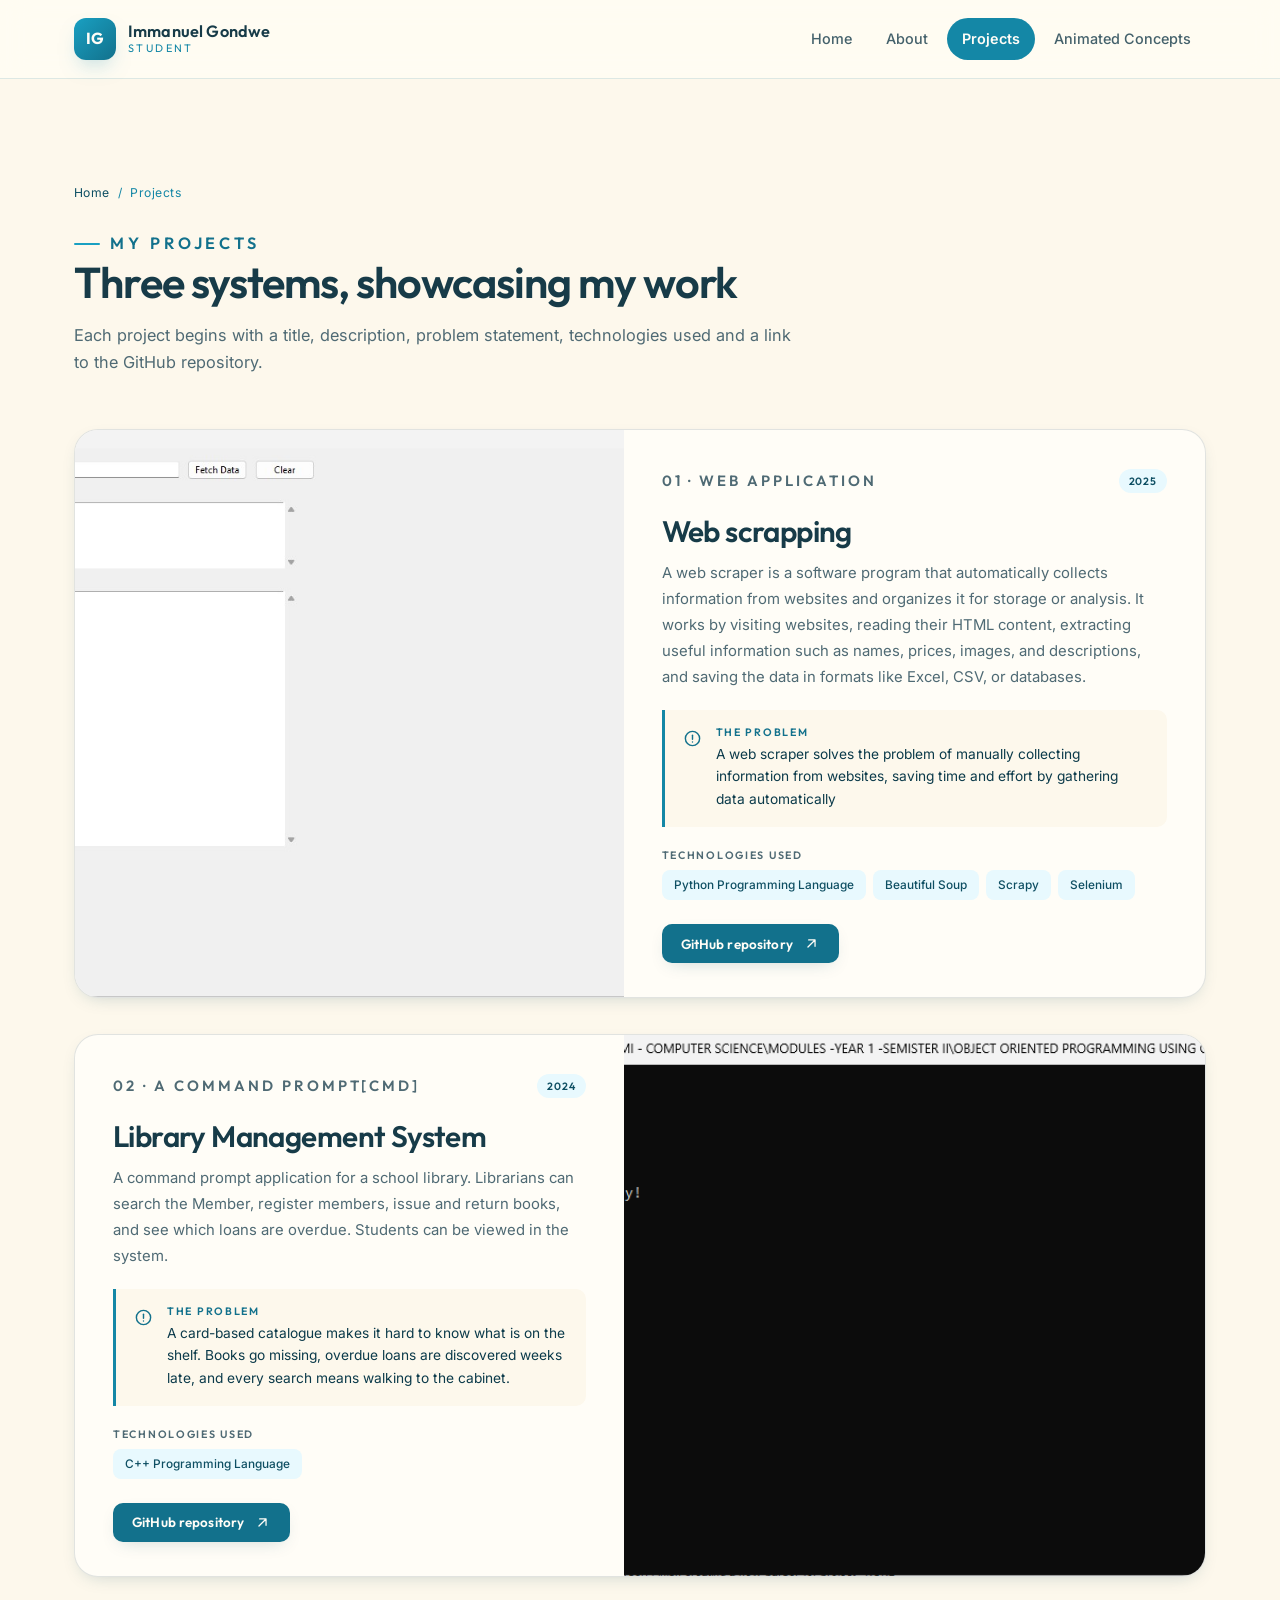
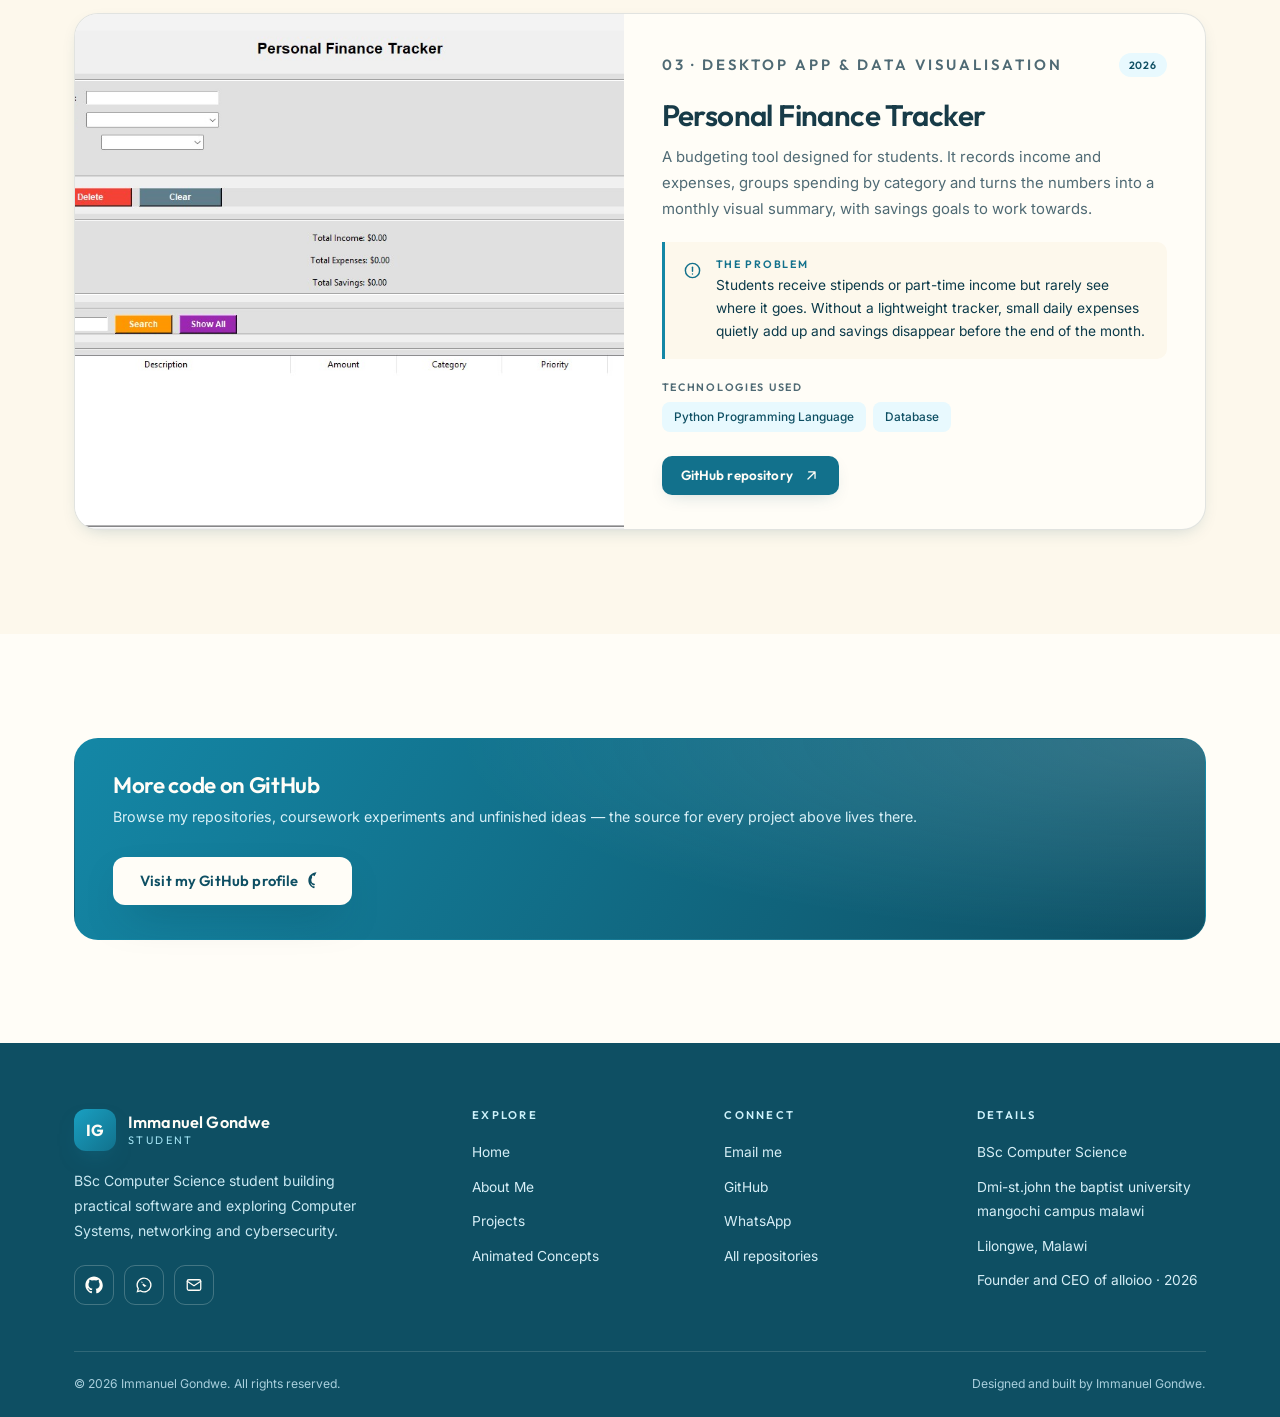
<file: projects.html>
<!DOCTYPE html>
<html lang="en">
<head>
  <meta charset="UTF-8">
  <meta name="viewport" content="width=device-width, initial-scale=1">
  <meta name="description" content="Software projects by Immanuel Gondwe: a Web scrapping system, a library management system and a personal finance tracker, with links to GitHub repositories.">
  <meta name="author" content="Immanuel Gondwe">
  <meta name="theme-color" content="#fffdf7">
  <title>Projects | Immanuel Gondwe</title>

  <link rel="preconnect" href="https://fonts.googleapis.com">
  <link rel="preconnect" href="https://fonts.gstatic.com" crossorigin>
  <link href="https://fonts.googleapis.com/css2?family=Inter:wght@400;500;600&family=Outfit:wght@300;400;500;600;700;800&display=swap" rel="stylesheet">
  <link rel="stylesheet" href="css/style.css">
  <link rel="icon" href="data:image/svg+xml,%3Csvg xmlns='http://www.w3.org/2000/svg' viewBox='0 0 64 64'%3E%3Crect width='64' height='64' rx='14' fill='%230c1f3a'/%3E%3Ctext x='32' y='44' font-family='Arial,Helvetica,sans-serif' font-size='28' font-weight='bold' text-anchor='middle' fill='%23e9a825'%3EIG%3C/text%3E%3C/svg%3E">
  <script>document.documentElement.classList.add("js");</script>
</head>
<body>
  <a class="skip-link" href="#main">Skip to main content</a>

  <!-- ================= HEADER ================= -->
  <header class="site-header">
    <div class="container nav-wrap">
      <a class="brand" href="index.html" aria-label="Immanuel Gondwe, home">
        <span class="brand-mark" aria-hidden="true">IG</span>
        <span class="brand-text">Immanuel Gondwe<em>Student</em></span>
      </a>

      <button class="nav-toggle" type="button" aria-label="Toggle navigation" aria-controls="site-nav" aria-expanded="false">
        <span></span><span></span><span></span>
      </button>

      <nav class="site-nav" id="site-nav" aria-label="Main navigation">
        <ul>
          <li><a href="index.html">Home</a></li>
          <li><a href="about.html">About</a></li>
          <li><a href="projects.html" class="active" aria-current="page">Projects</a></li>
          <li><a href="animations.html">Animated Concepts</a></li>
        </ul>
      </nav>
    </div>
  </header>

  <main id="main">
    <!-- ================= PROJECT CARDS ================= -->
    <section class="section section-light">
      <div class="container">
        <nav class="crumbs" aria-label="Breadcrumb">
          <a href="index.html">Home</a>
          <span aria-hidden="true">/</span>
          <span>Projects</span>
        </nav>
        <div class="section-head reveal">
          <p class="eyebrow on-light">My projects</p>
          <h1>Three systems, showcasing my work</h1>
          <p>
            Each project begins with a title, description, problem statement, technologies used
            and a link to the GitHub repository.
          </p>
        </div>

        <div class="project-list">
          <!-- ---------- Project 1 ---------- -->
          <article class="project-card reveal" id="project-one">
            <a class="project-media" href="https://github.com/ImmanuelPeter/Web-Scraper.git" target="_blank" rel="noopener noreferrer" aria-label="Open the web scraper repository on GitHub">
              <img src="images/project1.jpg" alt="Web scraper interface showing collected data" width="1500" height="1000" loading="lazy">
            </a>

            <div class="project-body">
              <p class="project-kicker">01 &middot; Web Application <span class="project-year">2025</span></p>
              <h2>Web scrapping</h2>
              <p>
                A web scraper is a software program that automatically collects information
                from websites and organizes it for storage or analysis. It works by visiting websites, 
                reading their HTML content, extracting useful information such as names, prices, images, 
                and descriptions, and saving the data in formats like Excel, CSV, or databases.
              </p>

              <div class="problem-box">
                <svg viewBox="0 0 24 24" fill="none" stroke="currentColor" stroke-width="1.8" stroke-linecap="round" stroke-linejoin="round" aria-hidden="true"><circle cx="12" cy="12" r="9"/><path d="M12 8v5"/><path d="M12 16.5v.01"/></svg>
                <div>
                  <h3>The problem</h3>
                  <p>
                    A web scraper solves the problem of manually collecting information 
                    from websites, saving time and effort by gathering data automatically
                  </p>
                </div>
              </div>

              <h4>Technologies used</h4>
              <ul class="tech-list">
                <li>Python Programming Language</li>
                <li>Beautiful Soup</li>
                <li>Scrapy</li>
                <li>Selenium</li>
              </ul>

              <div class="project-links">
                <a class="btn btn-solid btn-sm" href="https://github.com/ImmanuelPeter/Web-Scraper.git" target="_blank" rel="noopener noreferrer">
                  GitHub repository
                  <svg viewBox="0 0 24 24" fill="none" stroke="currentColor" stroke-width="1.8" stroke-linecap="round" stroke-linejoin="round" aria-hidden="true"><path d="M7 17 17 7M8 7h9v9"/></svg>
                </a>
              </div>
            </div>
          </article>

          <!-- ---------- Project 2 ---------- -->
          <article class="project-card reveal" id="project-two">
            <a class="project-media" href="https://github.com/ImmanuelPeter/Library-Management-System.git" target="_blank" rel="noopener noreferrer" aria-label="Open the Library Management System repository on GitHub">
              <img src="images/project2.jpg" alt="Library Management System catalogue page with book cards, availability labels and search filters" width="1500" height="1000" loading="lazy">
            </a>

            <div class="project-body">
              <p class="project-kicker">02 &middot; A command prompt[CMD] <span class="project-year">2024</span></p>
              <h2>Library Management System</h2>
              <p>
                A command prompt application for a school library. Librarians can search the Member,
                register members, issue and return books, and see which loans are overdue.
                Students can be viewed in the system.
              </p>

              <div class="problem-box">
                <svg viewBox="0 0 24 24" fill="none" stroke="currentColor" stroke-width="1.8" stroke-linecap="round" stroke-linejoin="round" aria-hidden="true"><circle cx="12" cy="12" r="9"/><path d="M12 8v5"/><path d="M12 16.5v.01"/></svg>
                <div>
                  <h3>The problem</h3>
                  <p>
                    A card-based catalogue makes it hard to know what is on the shelf. Books
                    go missing, overdue loans are discovered weeks late, and every search
                    means walking to the cabinet.
                  </p>
                </div>
              </div>

              <h4>Technologies used</h4>
              <ul class="tech-list">
                <li>C++ Programming Language</li>
              </ul>

              <div class="project-links">
                <a class="btn btn-solid btn-sm" href="https://github.com/ImmanuelPeter/Library-Management-System.git" target="_blank" rel="noopener noreferrer">
                  GitHub repository
                  <svg viewBox="0 0 24 24" fill="none" stroke="currentColor" stroke-width="1.8" stroke-linecap="round" stroke-linejoin="round" aria-hidden="true"><path d="M7 17 17 7M8 7h9v9"/></svg>
                </a>
              </div>
            </div>
          </article>

          <!-- ---------- Project 3 ---------- -->
          <article class="project-card reveal" id="project-three">
            <a class="project-media" href="https://github.com/ImmanuelPeter/Personal-Finance-Tracker.git" target="_blank" rel="noopener noreferrer" aria-label="Open the Personal Finance Tracker repository on GitHub">
              <img src="images/project3.jpg" alt="Personal Finance Tracker dashboard with a spending donut chart, savings goals and recent transactions" width="1500" height="1000" loading="lazy">
            </a>

            <div class="project-body">
              <p class="project-kicker">03 &middot; Desktop app &amp; data visualisation <span class="project-year">2026</span></p>
              <h2>Personal Finance Tracker</h2>
              <p>
                A budgeting tool designed for students. It records income and expenses,
                groups spending by category and turns the numbers into a monthly visual
                summary, with savings goals to work towards.
              </p>

              <div class="problem-box">
                <svg viewBox="0 0 24 24" fill="none" stroke="currentColor" stroke-width="1.8" stroke-linecap="round" stroke-linejoin="round" aria-hidden="true"><circle cx="12" cy="12" r="9"/><path d="M12 8v5"/><path d="M12 16.5v.01"/></svg>
                <div>
                  <h3>The problem</h3>
                  <p>
                    Students receive stipends or part-time income but rarely see where it
                    goes. Without a lightweight tracker, small daily expenses quietly add up
                    and savings disappear before the end of the month.
                  </p>
                </div>
              </div>

              <h4>Technologies used</h4>
              <ul class="tech-list">
                <li>Python Programming Language</li>
                <li>Database</li>
              </ul>

              <div class="project-links">
                <a class="btn btn-solid btn-sm" href="https://github.com/ImmanuelPeter/Personal-Finance-Tracker.git" target="_blank" rel="noopener noreferrer">
                  GitHub repository
                  <svg viewBox="0 0 24 24" fill="none" stroke="currentColor" stroke-width="1.8" stroke-linecap="round" stroke-linejoin="round" aria-hidden="true"><path d="M7 17 17 7M8 7h9v9"/></svg>
                </a>
              </div>
            </div>
          </article>
        </div>
      </div>
    </section>

    <!-- ================= GITHUB BANNER ================= -->
    <section class="section section-white" id="github">
      <div class="container">
        <div class="github-banner reveal">
          <div>
            <h2>More code on GitHub</h2>
            <p>
              Browse my repositories, coursework experiments and unfinished ideas &mdash;
              the source for every project above lives there.
            </p>
          </div>
          <a class="btn btn-primary" href="https://github.com/ImmanuelPeter" target="_blank" rel="noopener noreferrer">
            Visit my GitHub profile
            <svg viewBox="0 0 24 24" fill="currentColor" aria-hidden="true"><path d="M12 .5C5.7.5.5 5.7.5 12c0 5.1 3.3 9.4 7.9 10.9.6.1.8-.3.8-.6v-2.2c-3.2.7-3.9-1.4-3.9-1.4-.5-1.3-1.3-1.7-1.3-1.7-1-.7.1-.7.1-.7 1.2.1 1.8 1.2 1.8 1.2 1 1.8 2.7 1.3 3.4 1 .1-.8.4-1.3.7-1.6-2.6-.3-5.3-1.3-5.3-5.8 0-1.3.5-2.3 1.2-3.1-.1-.3-.5-1.5.1-3.1 0 0 1-.3 3.2 1。2a1１ １１ ０ ０ １ ５．８ ０C１７．２ ４．７ １８．２ ５ １８．２ ５c．６ １．６．２ ２．８．１ ３．１．８．８ １．２ １．８ １．２ ３．１ ０ ４．５－２．７ ５．５－５．３ ５．８．４．４．８ １．１．８ ２．２v３．３c０ ，３，２，７，８，６ ，４，６－１，５ ，７，９－１０，９C２３，５ ，１８，３ ，１２ ，０、z"/></svg>
          </a>
        </div>
      </div>
    </section>
  </main>

  <!-- ================= FOOTER ================= -->
  <footer class="site-footer">
    <div class="container">
      <div class="footer-grid">
        <div class="footer-brand">
          <a class="brand" href="index.html" aria-label="Immanuel Gondwe, home">
            <span class="brand-mark" aria-hidden="true">IG</span>
            <span class="brand-text">Immanuel Gondwe<em>Student</em></span>
          </a>
          <p>
            BSc Computer Science student building practical software and exploring
            Computer Systems, networking and cybersecurity.
          </p>
          <div class="footer-social">
            <a href="https://github.com/ImmanuelPeter" target="_blank" rel="noopener noreferrer" aria-label="GitHub profile">
              <svg viewBox="0 0 24 24" fill="currentColor" aria-hidden="true"><path d="M12 .5C5.7.5.5 5.7.5 12c0 5.1 3.3 9.4 7.9 10.9.6.1.8-.3.8-.6v-2.2c-3.2.7-3.9-1.4-3.9-1.4-.5-1.3-1.3-1.7-1.3-1.7-1-.7.1-.7.1-.7 1.2.1 1.8 1.2 1.8 1.2 1 1.8 2.7 1.3 3.4 1 .1-.8.4-1.3.7-1.6-2.6-.3-5.3-1.3-5.3-5.8 0-1.3.5-2.3 1.2-3.1-.1-.3-.5-1.5.1-3.1 0 0 1-.3 3.2 1.2a11 11 0 0 1 5.8 0C17.2 4.7 18.2 5 18.2 5c.6 1.6.2 2.8.1 3.1.8.8 1.2 1.8 1.2 3.1 0 4.5-2.7 5.5-5.3 5.8.4.4.8 1.1.8 2.2v3.3c0 .3.2.7.8.6 4.6-1.5 7.9-5.8 7.9-10.9C23.5 5.7 18.3.5 12 .5z"/></svg>
            </a>
            <a href="https://wa.me/+265993470125" target="_blank" rel="noopener noreferrer" aria-label="Chat with me on WhatsApp">
              <svg viewBox="0 0 24 24" fill="currentColor" aria-hidden="true"><path d="M12 2a10 10 0 0 0-8.6 15.1L2 22l5.1-1.3A10 10 0 1 0 12 2zm0 18.2c-1.5 0-3-.4-4.2-1.2l-.3-.2-3 .8.8-2.9-.2-.3A8.2 8.2 0 1 1 12 20.2zm4.5-6.1c-.2-.1-1.4-.7-1.6-.8-.2-.1-.4-.1-.5.1-.2.2-.6.8-.8 1-.1.2-.3.2-.5.1a6.6 6.6 0 0 1-3.2-2.8c-.2-.4 0-.5.2-.7l.4-.5c.1-.2.1-.3 0-.5-.1-.1-.6-1.4-.8-1.9-.2-.5-.4-.4-.6-.4h-.5c-.2 0-.5.1 -.7 .3 -.２ .３ -.９ .９ -.９ ２．１ｓ１ ２．５ １．１ ２．７ａ９．１　９．１　０　０　０　３．５　３．１ｃ．５．２．９．４　１．２．５．５．２　１．３　０　０．４　１．４　－１．１　０．２　－０．２　０．２　－０．４　０．１　－０．５　－０．１　－０．２　－０．２　－０．３　－０．５　－０．４z"/></svg>
            </a>
            <a href="mailto:immanuelgondwe0@gmail.com" aria-label="Send an email">
              <svg viewBox="0 0 24 24" fill="none" stroke="currentColor" stroke-width="1.7" stroke-linecap="round" stroke-linejoin="round" aria-hidden="true"><rect x="3" y="5" width="18" height="14" rx="2"/><path d="m3 7 9 6 9-6"/></svg>
            </a>
          </div>
        </div>

        <div>
          <h6>Explore</h6>
          <ul class="footer-links">
            <li><a href="index.html">Home</a></li>
            <li><a href="about.html">About Me</a></li>
            <li><a href="projects.html">Projects</a></li>
            <li><a href="animations.html">Animated Concepts</a></li>
          </ul>
        </div>

        <div>
          <h6>Connect</h6>
          <ul class="footer-links">
            <li><a href="mailto:immanuelgondwe0@gmail.com">Email me</a></li>
            <li><a href="https://github.com/ImmanuelPeter" target="_blank" rel="noopener noreferrer">GitHub</a></li>
            <li><a href="https://wa.me/+265993470125" target="_blank" rel="noopener noreferrer">WhatsApp</a></li>
            <li><a href="projects.html#github">All repositories</a></li>
          </ul>
        </div>

        <div>
          <h6>Details</h6>
          <ul class="footer-links">
            <li><span>BSc Computer Science</span></li>
            <li><span>Dmi-st.john the baptist university mangochi campus malawi</span></li>
            <li><span>Lilongwe, Malawi</span></li>
            <li><span>Founder and CEO of alloioo &middot; <span data-year>2026</span></span></li>
          </ul>
        </div>
      </div>

      <div class="footer-bottom">
        <p>&copy; <span data-year>2026</span> Immanuel Gondwe. All rights reserved.</p>
        <p>Designed and built by Immanuel Gondwe.</p>
      </div>
    </div>
  </footer>

  <button class="to-top" type="button" aria-label="Back to top">
    <svg viewBox="0 0 24 24" fill="none" stroke="currentColor" stroke-width="2" stroke-linecap="round" stroke-linejoin="round" aria-hidden="true"><path d="M12 19V5M6 11l6-6 6 6"/></svg>
  </button>

  <script src="js/script.js"></script>
</body>
</html>
</file>
<file: css/style.css>
/* ==========================================================================
   Immanuel Gondwe — Portfolio stylesheet
   Palette: sky blue and cream white
   ========================================================================== */

/* ---------- 1. Design tokens ---------- */
:root {
  --sky-950: #0b3a4a;
  --sky-900: #0e4f63;
  --sky-850: #105d74;
  --sky-800: #12718c;
  --sky-700: #1487a6;
  --sky-600: #19a0c2;
  --sky-500: #35b8d9;
  --sky-400: #6fd0e8;
  --sky-300: #a3e3f3;
  --sky-200: #cdf1fa;
  --sky-100: #e8f9fe;

  --white: #fffdf7;
  --paper: #fdf8ec;
  --paper-2: #f6eedc;
  --ink: #173b48;
  --slate: #4f6a74;
  --slate-light: #7b9199;
  --line: rgba(23, 59, 72, 0.13);
  --line-strong: rgba(23, 59, 72, 0.22);

  --font-display: "Outfit", "Segoe UI", system-ui, -apple-system, sans-serif;
  --font-body: "Inter", "Segoe UI", system-ui, -apple-system, sans-serif;

  --shadow-sm: 0 6px 18px -8px rgba(14, 79, 99, 0.25);
  --shadow-md: 0 20px 45px -24px rgba(14, 79, 99, 0.45);
  --shadow-lg: 0 36px 80px -40px rgba(14, 79, 99, 0.6);
  --glow-sky: 0 18px 42px -18px rgba(20, 135, 166, 0.75);

  --radius-sm: 10px;
  --radius-md: 16px;
  --radius-lg: 24px;
  --radius-pill: 999px;

  --header-h: 78px;
  --container: 1180px;

  --ease-out: cubic-bezier(0.22, 0.8, 0.24, 1);
}

/* ---------- 2. Reset & base ---------- */
*,
*::before,
*::after {
  box-sizing: border-box;
}

html {
  scroll-behavior: smooth;
  -webkit-text-size-adjust: 100%;
}

body {
  margin: 0;
  font-family: var(--font-body);
  font-size: 1rem;
  line-height: 1.7;
  color: var(--ink);
  background: var(--paper);
  -webkit-font-smoothing: antialiased;
  overflow-x: hidden;
}

h1, h2, h3, h4, h5, h6 {
  font-family: var(--font-display);
  line-height: 1.15;
  margin: 0 0 0.6em;
  letter-spacing: -0.015em;
  color: var(--ink);
}

p {
  margin: 0 0 1.1em;
}

img {
  max-width: 100%;
  height: auto;
  display: block;
}

a {
  color: var(--sky-700);
  text-decoration-color: rgba(20, 135, 166, 0.6);
  text-underline-offset: 3px;
  transition: color 0.25s ease;
}

a:hover {
  color: var(--sky-800);
}

ul, ol {
  margin: 0 0 1.2em;
  padding-left: 1.3em;
}

strong {
  font-weight: 600;
  color: var(--ink);
}

em {
  font-style: italic;
}

u {
  text-decoration-color: var(--sky-700);
  text-decoration-thickness: 2px;
  text-underline-offset: 4px;
}

hr {
  border: 0;
  height: 1px;
  margin: 0;
  background: linear-gradient(90deg, transparent, rgba(20, 135, 166, 0.55), transparent);
}

::selection {
  background: var(--sky-300);
  color: var(--sky-950);
}

html {
  scrollbar-width: thin;
  scrollbar-color: var(--sky-400) var(--paper-2);
}

::-webkit-scrollbar {
  width: 10px;
  height: 10px;
}

::-webkit-scrollbar-track {
  background: var(--paper-2);
}

::-webkit-scrollbar-thumb {
  background: var(--sky-400);
  border-radius: 8px;
  border: 2px solid var(--paper-2);
}

::-webkit-scrollbar-thumb:hover {
  background: var(--sky-600);
}

:focus-visible {
  outline: 2px solid var(--sky-700);
  outline-offset: 3px;
  border-radius: 4px;
}

.container {
  width: 100%;
  max-width: var(--container);
  margin: 0 auto;
  padding: 0 24px;
}

.sr-only {
  position: absolute;
  width: 1px;
  height: 1px;
  padding: 0;
  margin: -1px;
  overflow: hidden;
  clip: rect(0 0 0 0);
  white-space: nowrap;
  border: 0;
}

.list-reset {
  list-style: none;
  margin: 0;
  padding: 0;
}

.skip-link {
  position: fixed;
  top: -100px;
  left: 16px;
  z-index: 999;
  padding: 12px 20px;
  border-radius: 10px;
  background: var(--sky-700);
  color: var(--white);
  font-weight: 600;
  text-decoration: none;
  transition: top 0.25s ease;
}

.skip-link:focus {
  top: 12px;
  color: var(--white);
}

.rule {
  margin: 68px 0;
}

[id] {
  scroll-margin-top: calc(var(--header-h) + 24px);
}

/* Custom scrollbar */
::-webkit-scrollbar {
  width: 12px;
}
::-webkit-scrollbar-track {
  background: var(--paper);
}
::-webkit-scrollbar-thumb {
  background: var(--sky-400);
  border-radius: 8px;
  border: 3px solid var(--paper);
}
::-webkit-scrollbar-thumb:hover {
  background: var(--sky-700);
}

/* ---------- 3. Buttons ---------- */
.btn {
  display: inline-flex;
  align-items: center;
  justify-content: center;
  gap: 10px;
  padding: 14px 26px;
  border: 1px solid transparent;
  border-radius: 12px;
  font-family: var(--font-display);
  font-size: 0.92rem;
  font-weight: 600;
  letter-spacing: 0.01em;
  line-height: 1.2;
  text-decoration: none;
  cursor: pointer;
  position: relative;
  overflow: hidden;
  transition: transform 0.3s var(--ease-out), box-shadow 0.3s ease,
    background-color 0.3s ease, color 0.3s ease, border-color 0.3s ease;
}

.btn svg {
  width: 17px;
  height: 17px;
  flex: none;
  transition: transform 0.3s var(--ease-out);
}

.btn:hover svg {
  transform: translateX(3px);
}

.btn-primary {
  background: linear-gradient(120deg, var(--sky-600) 0%, var(--sky-700) 55%, var(--sky-900) 130%);
  color: var(--white);
  box-shadow: var(--glow-sky);
}

.btn-primary:hover {
  color: var(--white);
  transform: translateY(-3px);
  box-shadow: 0 26px 52px -20px rgba(20, 135, 166, 0.55);
}

.btn-outline {
  border-color: rgba(18, 113, 140, 0.4);
  color: var(--sky-900);
  background: rgba(255, 253, 247, 0.55);
}

.btn-outline:hover {
  color: var(--sky-950);
  border-color: var(--sky-700);
  background: var(--sky-100);
  transform: translateY(-3px);
}

.btn-solid {
  background: var(--sky-800);
  color: var(--white);
  box-shadow: var(--shadow-sm);
}

.btn-solid:hover {
  color: var(--white);
  background: var(--sky-900);
  transform: translateY(-3px);
  box-shadow: var(--shadow-md);
}

.btn-sm {
  padding: 10px 18px;
  font-size: 0.84rem;
  border-radius: 10px;
}

/* Shine sweep for primary buttons */
.btn-primary::after {
  content: "";
  position: absolute;
  top: 0;
  left: -120%;
  width: 55%;
  height: 100%;
  background: linear-gradient(100deg, transparent, rgba(255, 255, 255, 0.55), transparent);
  transform: skewX(-18deg);
  transition: left 0.6s ease;
}

.btn-primary:hover::after {
  left: 130%;
}

/* ---------- 4. Header / navigation ---------- */
.site-header {
  position: sticky;
  top: 0;
  z-index: 100;
  background: rgba(255, 252, 243, 0.9);
  border-bottom: 1px solid rgba(18, 113, 140, 0.14);
  backdrop-filter: blur(14px);
  -webkit-backdrop-filter: blur(14px);
  transition: background-color 0.35s ease, box-shadow 0.35s ease;
}

.site-header.is-scrolled {
  background: rgba(255, 252, 243, 0.98);
  box-shadow: 0 18px 40px -30px rgba(15, 65, 80, 0.35);
}

.nav-wrap {
  min-height: var(--header-h);
  display: flex;
  align-items: center;
  justify-content: space-between;
  gap: 24px;
}

.brand {
  display: inline-flex;
  align-items: center;
  gap: 12px;
  text-decoration: none;
  color: var(--ink);
}

.brand-mark {
  width: 42px;
  height: 42px;
  display: grid;
  place-items: center;
  border-radius: 12px;
  background: linear-gradient(135deg, var(--sky-600), var(--sky-800));
  color: var(--white);
  font-family: var(--font-display);
  font-weight: 700;
  font-size: 1rem;
  letter-spacing: 0.02em;
  box-shadow: 0 10px 24px -12px rgba(20, 135, 166, 0.7);
}

.brand-text {
  display: flex;
  flex-direction: column;
  line-height: 1.1;
  font-family: var(--font-display);
  font-weight: 600;
  font-size: 1.02rem;
  letter-spacing: 0.01em;
}

.brand-text em {
  font-style: normal;
  font-size: 0.68rem;
  font-weight: 400;
  letter-spacing: 0.22em;
  text-transform: uppercase;
  color: var(--sky-700);
  margin-top: 3px;
}

.site-nav {
  display: flex;
  align-items: center;
  gap: 26px;
}

.site-nav ul {
  display: flex;
  align-items: center;
  gap: 4px;
  list-style: none;
  margin: 0;
  padding: 0;
}

.site-nav a:not(.btn) {
  display: inline-block;
  padding: 9px 15px;
  border-radius: var(--radius-pill);
  color: #44616b;
  font-size: 0.9rem;
  font-weight: 500;
  text-decoration: none;
  transition: color 0.25s ease, background-color 0.25s ease;
}

.site-nav a:not(.btn):hover {
  color: var(--sky-950);
  background: var(--sky-100);
}

.site-nav a.active {
  color: var(--white);
  background: var(--sky-700);
  font-weight: 600;
}

.nav-toggle {
  display: none;
  width: 46px;
  height: 44px;
  padding: 0;
  border: 1px solid rgba(18, 113, 140, 0.24);
  border-radius: 12px;
  background: rgba(255, 253, 247, 0.6);
  cursor: pointer;
  flex-direction: column;
  align-items: center;
  justify-content: center;
  gap: 5px;
}

.nav-toggle span {
  display: block;
  width: 20px;
  height: 2px;
  border-radius: 2px;
  background: var(--sky-800);
  transition: transform 0.3s var(--ease-out), opacity 0.25s ease;
}

.nav-toggle[aria-expanded="true"] span:nth-child(1) {
  transform: translateY(7px) rotate(45deg);
}
.nav-toggle[aria-expanded="true"] span:nth-child(2) {
  opacity: 0;
}
.nav-toggle[aria-expanded="true"] span:nth-child(3) {
  transform: translateY(-7px) rotate(-45deg);
}

/* ---------- 5. Hero (home) ---------- */
.hero {
  position: relative;
  min-height: calc(100vh - var(--header-h));
  min-height: calc(100svh - var(--header-h));
  display: flex;
  align-items: center;
  padding: 88px 0 108px;
  overflow: hidden;
  background: linear-gradient(140deg, #f4fcff 0%, #ddf6fd 34%, #bcecf8 68%, #8dddf1 100%);
  isolation: isolate;
}

.hero-bg {
  position: absolute;
  inset: 0;
  background: url("../images/background.jpg") center / cover no-repeat;
  animation: heroZoom 28s ease-in-out infinite alternate;
  z-index: -2;
}

.hero::before {
  content: "";
  position: absolute;
  inset: 0;
  background:
    radial-gradient(78% 95% at 16% 42%, rgba(255, 253, 247, 0.97) 0%, rgba(255, 253, 247, 0.82) 38%, rgba(255, 253, 247, 0.12) 80%),
    linear-gradient(180deg, rgba(255, 253, 247, 0.6) 0%, rgba(255, 253, 247, 0) 40%, rgba(255, 253, 247, 0.94) 100%);
  z-index: -1;
}

.hero-grid {
  position: relative;
  z-index: 2;
  display: grid;
  grid-template-columns: minmax(0, 1.08fr) minmax(0, 0.92fr);
  align-items: center;
  gap: 64px;
}

.hero-copy {
  max-width: 620px;
}

.eyebrow {
  display: inline-flex;
  align-items: center;
  gap: 10px;
  margin: 0 0 18px;
  font-family: var(--font-display);
  font-size: 0.72rem;
  font-weight: 600;
  letter-spacing: 0.24em;
  text-transform: uppercase;
  color: var(--sky-800);
}

.eyebrow::before {
  content: "";
  width: 26px;
  height: 2px;
  border-radius: 2px;
  background: var(--sky-600);
}

.eyebrow.on-light {
  color: var(--sky-800);
}

.hero h1 {
  font-size: clamp(2.9rem, 6.4vw, 5.1rem);
  font-weight: 700;
  line-height: 0.98;
  letter-spacing: -0.035em;
  color: var(--ink);
  margin-bottom: 22px;
}

.grad-text {
  background: linear-gradient(105deg, var(--sky-950) 0%, var(--sky-800) 45%, var(--sky-700) 100%);
  -webkit-background-clip: text;
  background-clip: text;
  color: transparent;
}

.hero-roles {
  min-height: 2.4em;
  margin-bottom: 18px;
  font-family: var(--font-display);
  font-size: clamp(1.05rem, 2vw, 1.42rem);
  font-weight: 400;
  color: var(--sky-800);
}

.type-target {
  color: var(--ink);
  font-weight: 600;
}

.hero .type-target {
  background: linear-gradient(100deg, var(--sky-950), var(--sky-800) 55%, var(--sky-700));
  -webkit-background-clip: text;
  background-clip: text;
  color: transparent;
}

.caret {
  display: inline-block;
  width: 3px;
  height: 1.05em;
  margin-left: 3px;
  vertical-align: -0.12em;
  border-radius: 2px;
  background: var(--sky-700);
  animation: blink 1.05s steps(1) infinite;
}

.hero-intro {
  max-width: 54ch;
  color: #315763;
  font-size: 1.02rem;
  line-height: 1.8;
}

.hero-intro strong {
  color: var(--ink);
}

.programme-badge {
  display: inline-flex;
  align-items: center;
  gap: 10px;
  padding: 9px 17px;
  margin-bottom: 22px;
  border: 1px solid rgba(18, 113, 140, 0.3);
  border-radius: var(--radius-pill);
  background: rgba(255, 253, 247, 0.72);
  color: var(--sky-900);
  font-family: var(--font-display);
  font-size: 0.84rem;
  font-weight: 500;
  letter-spacing: 0.02em;
}

.programme-badge svg {
  width: 15px;
  height: 15px;
  flex: none;
}

.hero-actions {
  display: flex;
  flex-wrap: wrap;
  gap: 14px;
}

/* Portrait */
.hero-portrait {
  position: relative;
  display: flex;
  justify-content: center;
  align-items: center;
}

.portrait-frame {
  position: relative;
  width: min(430px, 100%);
  aspect-ratio: 4 / 5;
  padding: 11px;
  border-radius: var(--radius-lg);
  background: linear-gradient(155deg, rgba(255, 253, 247, 0.95), rgba(111, 208, 232, 0.55) 38%, rgba(255, 253, 247, 0.7) 70%, rgba(53, 184, 217, 0.55));
  box-shadow: 0 50px 90px -45px rgba(15, 65, 80, 0.45), 0 0 90px -30px rgba(20, 135, 166, 0.25);
  animation: floatSlow 7s ease-in-out infinite;
}

.portrait-frame img {
  width: 100%;
  height: 100%;
  object-fit: cover;
  border-radius: 18px;
}

.portrait-frame::before {
  content: "";
  position: absolute;
  inset: -18px;
  border: 1px dashed rgba(20, 135, 166, 0.32);
  border-radius: 32px;
  animation: spin 34s linear infinite;
  pointer-events: none;
}

.portrait-frame::after {
  content: "";
  position: absolute;
  inset: 18px -10px -18px 22px;
  border-radius: 24px;
  border: 1px solid rgba(20, 135, 166, 0.28);
  z-index: -1;
}

.floating-card {
  position: absolute;
  display: flex;
  align-items: center;
  gap: 10px;
  padding: 12px 16px;
  border: 1px solid rgba(111, 208, 232, 0.7);
  border-radius: 14px;
  background: rgba(255, 253, 247, 0.95);
  backdrop-filter: blur(12px);
  -webkit-backdrop-filter: blur(12px);
  box-shadow: var(--shadow-md);
  font-size: 0.76rem;
  font-weight: 500;
  color: var(--ink);
  animation: float 6.5s ease-in-out infinite;
}

.floating-card svg {
  width: 18px;
  height: 18px;
  color: var(--sky-700);
  flex: none;
}

.floating-card small {
  display: block;
  font-size: 0.64rem;
  font-weight: 400;
  letter-spacing: 0.1em;
  text-transform: uppercase;
  color: var(--sky-800);
}

.floating-card.card-a {
  top: 50%;
  left: calc((100% - min(430px, 100%)) / 2);
  right: auto;
  width: max-content;
  max-width: min(430px, 100%);
  margin: 0;
  translate: 0 -50%;
  z-index: 2;
}

.floating-card.card-b {
  bottom: 12%;
  right: -7%;
  animation-delay: -3.2s;
}

.status-dot {
  width: 8px;
  height: 8px;
  border-radius: 50%;
  background: var(--sky-700);
  box-shadow: 0 0 0 0 rgba(20, 135, 166, 0.45);
  animation: pulse 2.2s infinite;
  flex: none;
}

/* Scroll cue */
.scroll-cue {
  position: absolute;
  left: 50%;
  bottom: 26px;
  transform: translateX(-50%);
  display: inline-flex;
  flex-direction: column;
  align-items: center;
  gap: 8px;
  color: var(--sky-800);
  font-size: 0.64rem;
  letter-spacing: 0.26em;
  text-transform: uppercase;
  text-decoration: none;
  animation: bob 2.6s ease-in-out infinite;
}

.scroll-cue::after {
  content: "";
  width: 1px;
  height: 26px;
  background: linear-gradient(180deg, var(--sky-600), transparent);
}

/* ---------- 6. Sections ---------- */
.section {
  padding: 104px 0;
}

.section-tight {
  padding: 80px 0;
}

.section-light {
  background: var(--paper);
}

.section-white {
  background: var(--white);
}

.section-head {
  max-width: 720px;
  margin-bottom: 52px;
}

.section-head.center {
  margin-left: auto;
  margin-right: auto;
  text-align: center;
}

.section-head.center .eyebrow {
  justify-content: center;
}

.section-head h1,
.section-head h2 {
  font-size: clamp(1.9rem, 3.6vw, 2.7rem);
  font-weight: 600;
  letter-spacing: -0.025em;
  margin-bottom: 14px;
}

.section-head p {
  color: var(--slate);
  font-size: 1.02rem;
  margin-bottom: 0;
}

.section-head .eyebrow {
  color: var(--sky-800);
}

.section-head .eyebrow.on-light {
  color: var(--sky-800);
}

/* ---------- 7. Home: focus cards ---------- */
.focus-grid {
  display: grid;
  grid-template-columns: repeat(3, minmax(0, 1fr));
  gap: 24px;
}

.focus-card {
  position: relative;
  padding: 34px 30px 30px;
  background: var(--white);
  border: 1px solid var(--line);
  border-radius: var(--radius-lg);
  box-shadow: var(--shadow-sm);
  transition: transform 0.4s var(--ease-out), box-shadow 0.4s ease, border-color 0.4s ease;
  overflow: hidden;
}

.focus-card::before {
  content: "";
  position: absolute;
  top: 0;
  left: 0;
  width: 100%;
  height: 3px;
  background: linear-gradient(90deg, var(--sky-600), transparent);
  transform: scaleX(0);
  transform-origin: left;
  transition: transform 0.45s var(--ease-out);
}

.focus-card:hover {
  transform: translateY(-8px);
  border-color: rgba(20, 135, 166, 0.45);
  box-shadow: var(--shadow-lg);
}

.focus-card:hover::before {
  transform: scaleX(1);
}

.card-index {
  font-family: var(--font-display);
  font-size: 0.72rem;
  font-weight: 600;
  letter-spacing: 0.22em;
  color: var(--sky-800);
}

.icon-tile {
  width: 52px;
  height: 52px;
  display: grid;
  place-items: center;
  margin: 18px 0 20px;
  border-radius: 14px;
  background: var(--sky-100);
  color: var(--sky-800);
  box-shadow: 0 14px 26px -16px rgba(15, 65, 80, 0.3);
  transition: transform 0.4s var(--ease-out), background-color 0.4s ease,
    color 0.4s ease;
}

.icon-tile svg {
  width: 24px;
  height: 24px;
}

.focus-card:hover .icon-tile {
  transform: rotate(-6deg) scale(1.06);
  background: var(--sky-700);
  color: var(--white);
}

.focus-card h3 {
  font-size: 1.2rem;
  font-weight: 600;
  margin-bottom: 10px;
}

.focus-card p {
  color: var(--slate);
  font-size: 0.92rem;
  line-height: 1.72;
  margin-bottom: 20px;
}

.chip-list {
  display: flex;
  flex-wrap: wrap;
  gap: 7px;
  list-style: none;
  margin: 0;
  padding: 0;
}

.chip-list li {
  padding: 4px 11px;
  border-radius: var(--radius-pill);
  background: var(--sky-100);
  color: var(--sky-900);
  font-size: 0.71rem;
  font-weight: 500;
  letter-spacing: 0.02em;
}

/* ---------- 9. Footer ---------- */
.site-footer {
  background: var(--sky-900);
  color: #c8e8f2;
  padding: 66px 0 0;
  font-size: 0.9rem;
}

.footer-grid {
  display: grid;
  grid-template-columns: 1.7fr 1fr 1fr 1.1fr;
  gap: 44px;
  padding-bottom: 46px;
}

.footer-brand p {
  max-width: 34ch;
  margin: 18px 0 22px;
  color: #c8e8f2;
  font-size: 0.88rem;
  line-height: 1.75;
}

.site-footer .brand {
  color: var(--white);
}

.site-footer .brand-text em {
  color: var(--sky-300);
}

.site-footer h6 {
  font-family: var(--font-display);
  font-size: 0.7rem;
  font-weight: 600;
  letter-spacing: 0.2em;
  text-transform: uppercase;
  color: var(--sky-200);
  margin-bottom: 18px;
}

.footer-links {
  list-style: none;
  margin: 0;
  padding: 0;
  display: grid;
  gap: 10px;
}

.footer-links a,
.footer-links span {
  color: #d6eef6;
  text-decoration: none;
  font-size: 0.86rem;
  transition: color 0.25s ease, padding-left 0.25s ease;
}

.footer-links a:hover {
  color: var(--sky-200);
  padding-left: 4px;
}

.footer-social {
  display: flex;
  gap: 10px;
}

.footer-social a {
  width: 40px;
  height: 40px;
  display: grid;
  place-items: center;
  border: 1px solid rgba(255, 253, 247, 0.22);
  border-radius: 11px;
  color: var(--white);
  transition: background-color 0.3s ease, color 0.3s ease, transform 0.3s var(--ease-out);
}

.footer-social a:hover {
  background: var(--white);
  color: var(--sky-900);
  transform: translateY(-3px);
}

.footer-social svg {
  width: 18px;
  height: 18px;
}

.footer-bottom {
  border-top: 1px solid rgba(255, 253, 247, 0.14);
  padding: 22px 0;
  display: flex;
  flex-wrap: wrap;
  justify-content: space-between;
  gap: 10px;
  font-size: 0.76rem;
  color: #a9cfdd;
}

.footer-bottom p {
  margin: 0;
}

/* Back to top */
.to-top {
  position: fixed;
  right: 26px;
  bottom: 26px;
  width: 46px;
  height: 46px;
  display: grid;
  place-items: center;
  border: 0;
  border-radius: 50%;
  background: var(--sky-700);
  color: var(--white);
  cursor: pointer;
  box-shadow: var(--glow-sky);
  opacity: 0;
  visibility: hidden;
  transform: translateY(12px);
  transition: opacity 0.3s ease, transform 0.3s var(--ease-out), visibility 0.3s;
  z-index: 90;
}

.to-top.is-visible {
  opacity: 1;
  visibility: visible;
  transform: none;
}

.to-top:hover {
  background: var(--sky-600);
  transform: translateY(-3px);
}

.to-top svg {
  width: 19px;
  height: 19px;
}

/* ---------- 11. Breadcrumbs ---------- */
.crumbs {
  display: flex;
  align-items: center;
  gap: 8px;
  margin-bottom: 22px;
  font-size: 0.76rem;
  color: #456a76;
  letter-spacing: 0.04em;
}

.crumbs a {
  color: var(--sky-900);
  text-decoration: none;
}

.crumbs a:hover {
  color: var(--sky-700);
}

.crumbs span {
  color: var(--sky-700);
}

/* ---------- 13. About page ---------- */
.about-intro {
  max-width: 78ch;
  margin: 0 auto;
  text-align: center;
}

.prose h1,
.prose h2 {
  font-size: clamp(1.75rem, 3.2vw, 2.35rem);
  font-weight: 600;
  margin-bottom: 18px;
}

.prose .eyebrow {
  color: var(--sky-800);
  margin-bottom: 12px;
}

.prose h3 {
  font-size: 1.15rem;
  font-weight: 600;
  margin-top: 30px;
}

.prose p {
  color: var(--slate);
  font-size: 0.98rem;
  line-height: 1.85;
}

.prose p.lead {
  font-size: 1.1rem;
  color: var(--ink);
}

.prose strong {
  color: var(--sky-800);
}

.sub-heading {
  display: flex;
  align-items: baseline;
  justify-content: space-between;
  gap: 20px;
  flex-wrap: wrap;
  margin-bottom: 26px;
}

.sub-heading h2 {
  margin: 0;
}

.sub-heading p {
  margin: 0;
  color: var(--slate);
  font-size: 0.86rem;
}

/* Education table */
.table-wrap {
  overflow-x: auto;
  border: 1px solid var(--line);
  border-radius: var(--radius-md);
  background: var(--white);
  box-shadow: var(--shadow-sm);
  -webkit-overflow-scrolling: touch;
}

.edu-table {
  width: 100%;
  min-width: 720px;
  border-collapse: collapse;
  text-align: left;
}

.edu-table caption {
  caption-side: bottom;
  padding: 14px 20px 16px;
  color: var(--slate);
  font-size: 0.78rem;
  text-align: left;
  border-top: 1px solid var(--line);
}

.edu-table thead th {
  padding: 16px 20px;
  background: var(--sky-800);
  color: var(--white);
  font-family: var(--font-display);
  font-size: 0.7rem;
  font-weight: 600;
  letter-spacing: 0.13em;
  text-transform: uppercase;
  white-space: nowrap;
}

.edu-table tbody td {
  padding: 20px;
  border-bottom: 1px solid var(--line);
  color: var(--slate);
  font-size: 0.9rem;
  vertical-align: top;
}

.edu-table tbody tr:last-child td {
  border-bottom: 0;
}

.edu-table tbody tr {
  transition: background-color 0.25s ease;
}

.edu-table tbody tr:hover {
  background: rgba(20, 135, 166, 0.06);
}

.edu-table tbody td:first-child {
  color: var(--sky-800);
  font-weight: 600;
  font-size: 0.94rem;
}

.edu-table tbody td:last-child {
  white-space: nowrap;
  color: var(--sky-700);
  font-weight: 500;
}

.table-note {
  margin: 14px 0 0;
  color: var(--slate-light);
  font-size: 0.78rem;
  font-style: italic;
}

/* Skills */
.skills-grid {
  display: grid;
  grid-template-columns: repeat(2, minmax(0, 1fr));
  gap: 14px;
  margin-top: 6px;
}

.skill-card {
  display: flex;
  align-items: flex-start;
  gap: 14px;
  padding: 18px 20px;
  border: 1px solid var(--line);
  border-radius: var(--radius-md);
  background: var(--white);
  transition: border-color 0.3s ease, transform 0.3s var(--ease-out),
    box-shadow 0.3s ease;
}

.skill-card:hover {
  border-color: rgba(20, 135, 166, 0.5);
  transform: translateY(-3px);
  box-shadow: var(--shadow-sm);
}

.skill-check {
  width: 28px;
  height: 28px;
  flex: none;
  display: grid;
  place-items: center;
  border-radius: 8px;
  background: var(--sky-100);
  color: var(--sky-800);
}

.skill-check svg {
  width: 15px;
  height: 15px;
}

.skill-card h4 {
  font-family: var(--font-display);
  font-size: 0.96rem;
  font-weight: 600;
  margin: 0 0 3px;
}

.skill-card p {
  margin: 0;
  color: var(--slate);
  font-size: 0.81rem;
  line-height: 1.6;
}

/* Interests */
.interest-grid {
  display: grid;
  grid-template-columns: repeat(3, minmax(0, 1fr));
  gap: 22px;
}

.interest-card {
  padding: 28px 26px;
  border-radius: var(--radius-md);
  background: var(--white);
  border: 1px solid var(--line);
  transition: transform 0.35s var(--ease-out), box-shadow 0.35s ease;
}

.interest-card:hover {
  transform: translateY(-6px);
  box-shadow: var(--shadow-md);
}

.interest-card .icon-tile {
  margin-top: 0;
  background: var(--sky-100);
  color: var(--sky-800);
}

.interest-card:hover .icon-tile {
  background: var(--sky-700);
  color: var(--white);
}

.interest-card h3 {
  font-size: 1.02rem;
  font-weight: 600;
  margin-bottom: 8px;
}

.interest-card p {
  color: var(--slate);
  font-size: 0.86rem;
  line-height: 1.7;
  margin: 0;
}

/* Goals ordered list */
.goals-list {
  counter-reset: goal;
  list-style: none;
  padding: 0;
  margin: 0;
  display: grid;
  gap: 16px;
}

.goals-list li {
  counter-increment: goal;
  position: relative;
  padding: 20px 24px 20px 74px;
  border: 1px solid var(--line);
  border-radius: var(--radius-md);
  background: var(--white);
  color: var(--slate);
  font-size: 0.92rem;
  line-height: 1.7;
}

.goals-list li::before {
  content: counter(goal, decimal-leading-zero);
  position: absolute;
  left: 22px;
  top: 50%;
  transform: translateY(-50%);
  width: 36px;
  height: 36px;
  display: grid;
  place-items: center;
  border-radius: 10px;
  background: var(--sky-700);
  color: var(--white);
  font-family: var(--font-display);
  font-size: 0.8rem;
  font-weight: 600;
  letter-spacing: 0.05em;
}

.goals-list strong {
  display: block;
  color: var(--ink);
  font-size: 0.98rem;
  margin-bottom: 2px;
}

/* Contact */
.contact-grid {
  display: grid;
  grid-template-columns: repeat(2, minmax(0, 1fr));
  gap: 18px;
}

.contact-card {
  display: flex;
  gap: 16px;
  padding: 24px;
  border: 1px solid var(--line);
  border-radius: var(--radius-md);
  background: var(--white);
  transition: border-color 0.3s ease, transform 0.3s var(--ease-out),
    box-shadow 0.3s ease;
}

.contact-card:hover {
  border-color: rgba(20, 135, 166, 0.5);
  transform: translateY(-3px);
  box-shadow: var(--shadow-sm);
}

.contact-icon {
  width: 42px;
  height: 42px;
  flex: none;
  display: grid;
  place-items: center;
  border-radius: 11px;
  background: var(--sky-700);
  color: var(--white);
}

.contact-icon svg {
  width: 19px;
  height: 19px;
}

.contact-card h4 {
  font-family: var(--font-display);
  font-size: 0.82rem;
  font-weight: 600;
  letter-spacing: 0.12em;
  text-transform: uppercase;
  color: var(--slate);
  margin: 0 0 6px;
}

.contact-card a,
.contact-card address {
  font-style: normal;
  color: var(--sky-800);
  font-size: 0.93rem;
  font-weight: 500;
  text-decoration: none;
  line-height: 1.6;
  word-break: break-word;
}

.contact-card a:hover {
  color: var(--sky-950);
}

.email-link {
  text-decoration: underline;
  text-decoration-color: var(--sky-700);
  text-decoration-thickness: 2px;
  text-underline-offset: 4px;
}

/* ---------- 14. Projects page ---------- */
.project-list {
  display: grid;
  gap: 36px;
}

.project-card {
  display: grid;
  grid-template-columns: minmax(0, 1fr) minmax(0, 1.06fr);
  gap: 0;
  border: 1px solid var(--line);
  border-radius: var(--radius-lg);
  background: var(--white);
  overflow: hidden;
  box-shadow: var(--shadow-sm);
  transition: transform 0.4s var(--ease-out), box-shadow 0.4s ease, border-color 0.4s ease;
}

.project-card:hover {
  transform: translateY(-6px);
  border-color: rgba(20, 135, 166, 0.45);
  box-shadow: var(--shadow-lg);
}

.project-card:nth-child(even) .project-media {
  order: 2;
}

.project-media {
  position: relative;
  display: block;
  overflow: hidden;
  background: var(--sky-100);
  min-height: 320px;
}

.project-media img {
  width: 100%;
  height: 100%;
  object-fit: cover;
  transition: transform 0.7s var(--ease-out), filter 0.5s ease;
  display: block;
}

.project-media::after {
  content: "Open repository";
  position: absolute;
  right: 18px;
  bottom: 18px;
  display: inline-flex;
  align-items: center;
  gap: 8px;
  padding: 9px 16px;
  border-radius: var(--radius-pill);
  background: rgba(11, 58, 74, 0.92);
  border: 1px solid rgba(205, 241, 250, 0.45);
  color: var(--white);
  font-family: var(--font-display);
  font-size: 0.76rem;
  font-weight: 500;
  opacity: 0;
  transform: translateY(8px);
  transition: opacity 0.35s ease, transform 0.35s var(--ease-out);
  pointer-events: none;
}

.project-card:hover .project-media img {
  transform: scale(1.05);
  filter: brightness(0.9);
}

.project-card:hover .project-media::after {
  opacity: 1;
  transform: none;
}

.project-media:focus-visible::after {
  opacity: 1;
  transform: none;
}

.project-body {
  padding: 38px 38px 34px;
  display: flex;
  flex-direction: column;
}

.project-kicker {
  display: flex;
  align-items: center;
  gap: 12px;
  margin-bottom: 14px;
  font-family: var(--font-display);
  font-size: 0.7rem;
  font-weight: 600;
  letter-spacing: 0.2em;
  text-transform: uppercase;
  color: var(--sky-800);
}

.project-kicker::after {
  content: "";
  height: 1px;
  flex: 1;
  background: var(--line);
}

.project-body h2 {
  font-size: clamp(1.45rem, 2.4vw, 1.85rem);
  font-weight: 600;
  letter-spacing: -0.02em;
  margin-bottom: 12px;
}

.project-body > p {
  color: var(--slate);
  font-size: 0.93rem;
  line-height: 1.75;
  margin-bottom: 20px;
}

.problem-box {
  display: flex;
  gap: 14px;
  padding: 16px 18px;
  margin-bottom: 22px;
  border-left: 3px solid var(--sky-700);
  border-radius: 0 var(--radius-sm) var(--radius-sm) 0;
  background: var(--paper);
}

.problem-box svg {
  width: 19px;
  height: 19px;
  color: var(--sky-800);
  flex: none;
  margin-top: 3px;
}

.problem-box h3 {
  font-family: var(--font-display);
  font-size: 0.67rem;
  font-weight: 600;
  letter-spacing: 0.16em;
  text-transform: uppercase;
  color: var(--sky-800);
  margin: 0 0 4px;
}

.problem-box p {
  margin: 0;
  color: var(--sky-950);
  font-size: 0.86rem;
  line-height: 1.65;
}

.project-body h4 {
  font-family: var(--font-display);
  font-size: 0.67rem;
  font-weight: 600;
  letter-spacing: 0.16em;
  text-transform: uppercase;
  color: var(--slate);
  margin: 0 0 9px;
}

.tech-list {
  display: flex;
  flex-wrap: wrap;
  gap: 7px;
  list-style: none;
  margin: 0 0 24px;
  padding: 0;
}

.tech-list li {
  padding: 5px 12px;
  border-radius: 8px;
  background: var(--sky-100);
  color: var(--sky-900);
  font-size: 0.74rem;
  font-weight: 500;
}

.project-links {
  display: flex;
  flex-wrap: wrap;
  gap: 12px;
  margin-top: auto;
}

.project-year {
  margin-left: auto;
  padding: 3px 10px;
  border-radius: var(--radius-pill);
  background: var(--sky-100);
  color: var(--sky-900);
  font-family: var(--font-display);
  font-size: 0.66rem;
  font-weight: 600;
  letter-spacing: 0.08em;
}

.project-kicker::after {
  display: none;
}

/* GitHub banner */
.github-banner {
  display: flex;
  align-items: center;
  justify-content: space-between;
  gap: 28px;
  flex-wrap: wrap;
  padding: 34px 38px;
  border: 1px solid rgba(20, 135, 166, 0.3);
  border-radius: var(--radius-lg);
  background:
    radial-gradient(120% 180% at 100% 0%, rgba(205, 241, 250, 0.2), transparent 55%),
    linear-gradient(120deg, var(--sky-700), var(--sky-900));
}

.github-banner h2 {
  color: var(--white);
  font-size: 1.4rem;
  font-weight: 600;
  margin-bottom: 6px;
}

.github-banner p {
  margin: 0;
  color: #d8f0f7;
  font-size: 0.89rem;
}

.github-banner .btn-primary {
  background: var(--white);
  color: var(--sky-900);
  box-shadow: 0 18px 42px -18px rgba(6, 45, 58, 0.5);
}

.github-banner .btn-primary:hover {
  color: var(--sky-950);
}

/* ---------- 15. Animations page ---------- */
.demo-list {
  display: grid;
  gap: 30px;
}

.demo-card {
  border: 1px solid var(--line);
  border-radius: var(--radius-lg);
  background: var(--white);
  overflow: hidden;
  box-shadow: var(--shadow-sm);
}

.demo-head {
  display: flex;
  align-items: flex-start;
  gap: 20px;
  padding: 30px 34px 26px;
  border-bottom: 1px solid var(--line);
}

.demo-letter {
  width: 48px;
  height: 48px;
  flex: none;
  display: grid;
  place-items: center;
  border-radius: 12px;
  background: linear-gradient(135deg, var(--sky-700), var(--sky-900));
  color: var(--white);
  font-family: var(--font-display);
  font-size: 1.15rem;
  font-weight: 700;
}

.demo-head h2 {
  font-size: 1.28rem;
  font-weight: 600;
  margin: 0 0 6px;
}

.demo-head p {
  margin: 0;
  color: var(--slate);
  font-size: 0.88rem;
  line-height: 1.65;
  max-width: 70ch;
}

.demo-tags {
  display: flex;
  flex-wrap: wrap;
  gap: 6px;
  margin-top: 12px;
}

.demo-tags span {
  padding: 3px 10px;
  border-radius: var(--radius-pill);
  background: var(--sky-100);
  color: var(--sky-900);
  font-size: 0.66rem;
  font-weight: 500;
  letter-spacing: 0.04em;
  text-transform: uppercase;
}

.demo-body {
  padding: 34px;
}

/* Animated text demo */
.text-stage {
  position: relative;
  padding: 48px 40px;
  border-radius: var(--radius-md);
  background:
    radial-gradient(80% 140% at 85% 10%, rgba(255, 253, 247, 0.7), transparent 60%),
    linear-gradient(140deg, var(--sky-100), var(--sky-300));
  overflow: hidden;
}

.text-stage::after {
  content: "";
  position: absolute;
  inset: 0;
  background-image:
    linear-gradient(rgba(18, 113, 140, 0.08) 1px, transparent 1px),
    linear-gradient(90deg, rgba(18, 113, 140, 0.08) 1px, transparent 1px);
  background-size: 48px 48px;
  mask-image: radial-gradient(70% 120% at 20% 50%, #000, transparent 75%);
  -webkit-mask-image: radial-gradient(70% 120% at 20% 50%, #000, transparent 75%);
  pointer-events: none;
}

.text-stage .eyebrow {
  margin-bottom: 14px;
}

.text-stage .demo-line {
  position: relative;
  z-index: 1;
  margin: 0;
  font-family: var(--font-display);
  font-size: clamp(1.5rem, 4vw, 2.5rem);
  font-weight: 600;
  color: var(--ink);
  letter-spacing: -0.02em;
  min-height: 1.5em;
  line-height: 1.35;
}

.text-stage .type-target {
  background: linear-gradient(100deg, var(--sky-950), var(--sky-700));
  -webkit-background-clip: text;
  background-clip: text;
  color: transparent;
}

.text-stage .caret {
  height: 0.95em;
}

/* Animated background demo */
.motion-stage {
  position: relative;
  height: 360px;
  border-radius: var(--radius-md);
  overflow: hidden;
  background: linear-gradient(125deg, var(--sky-200), var(--sky-400), var(--sky-300), var(--sky-500));
  background-size: 300% 300%;
  animation: gradientShift 16s ease-in-out infinite alternate;
  isolation: isolate;
}

.motion-stage::after {
  content: "";
  position: absolute;
  inset: 0;
  background-image:
    linear-gradient(rgba(255, 253, 247, 0.32) 1px, transparent 1px),
    linear-gradient(90deg, rgba(255, 253, 247, 0.32) 1px, transparent 1px);
  background-size: 56px 56px;
  mask-image: radial-gradient(80% 100% at 50% 50%, #000 30%, transparent 85%);
  -webkit-mask-image: radial-gradient(80% 100% at 50% 50%, #000 30%, transparent 85%);
}

.shape {
  position: absolute;
  z-index: 1;
}

.shape-ring {
  top: 16%;
  left: 12%;
  width: 170px;
  height: 170px;
  border: 1px solid rgba(18, 113, 140, 0.35);
  border-radius: 50%;
  animation: drift 13s ease-in-out infinite;
}

.shape-ring::before {
  content: "";
  position: absolute;
  inset: -2px;
  border: 2px solid transparent;
  border-top-color: var(--sky-900);
  border-radius: 50%;
  animation: spin 9s linear infinite;
}

.shape-square {
  top: 24%;
  right: 16%;
  width: 120px;
  height: 120px;
  border: 1px solid rgba(18, 113, 140, 0.45);
  border-radius: 18px;
  animation: drift 16s ease-in-out infinite reverse, tilt 18s ease-in-out infinite;
}

.shape-square::after {
  content: "";
  position: absolute;
  inset: 18px;
  border-radius: 10px;
  background: linear-gradient(135deg, rgba(18, 113, 140, 0.28), transparent);
}

.shape-dot {
  width: 14px;
  height: 14px;
  border-radius: 50%;
  background: var(--sky-800);
  box-shadow: 0 0 24px 4px rgba(14, 79, 99, 0.35);
  animation: drift 11s ease-in-out infinite;
}

.shape-dot.dot-1 { top: 22%; left: 46%; animation-delay: -2s; }
.shape-dot.dot-2 { bottom: 24%; left: 28%; width: 9px; height: 9px; animation-delay: -5s; }
.shape-dot.dot-3 { bottom: 30%; right: 32%; width: 18px; height: 18px; animation-delay: -8s; }

.shape-tri {
  bottom: 14%;
  right: 12%;
  width: 0;
  height: 0;
  border-left: 42px solid transparent;
  border-right: 42px solid transparent;
  border-bottom: 70px solid rgba(18, 113, 140, 0.25);
  animation: drift 15s ease-in-out infinite reverse;
}

.motion-label {
  position: absolute;
  left: 50%;
  top: 50%;
  transform: translate(-50%, -50%);
  z-index: 2;
  text-align: center;
  pointer-events: none;
}

.motion-label span {
  display: block;
  font-family: var(--font-display);
  font-size: 0.68rem;
  letter-spacing: 0.28em;
  text-transform: uppercase;
  color: var(--sky-900);
  margin-bottom: 6px;
}

.motion-label strong {
  font-family: var(--font-display);
  font-size: clamp(1.1rem, 2.5vw, 1.6rem);
  font-weight: 500;
  color: var(--ink);
  letter-spacing: -0.02em;
}

/* Skill indicators */
.skill-bars {
  display: grid;
  grid-template-columns: repeat(2, minmax(0, 1fr));
  gap: 24px 44px;
}

.skill-row .skill-meta {
  display: flex;
  justify-content: space-between;
  align-items: baseline;
  gap: 16px;
  margin-bottom: 9px;
  font-size: 0.86rem;
  font-weight: 500;
  color: var(--sky-800);
}

.skill-pct {
  font-family: var(--font-display);
  font-size: 0.76rem;
  font-weight: 600;
  color: var(--sky-800);
  letter-spacing: 0.04em;
}

.skill-track {
  height: 9px;
  border-radius: var(--radius-pill);
  background: var(--paper-2);
  overflow: hidden;
}

.skill-fill {
  display: block;
  height: 100%;
  width: 0;
  border-radius: inherit;
  background: linear-gradient(90deg, var(--sky-700), var(--sky-300));
  box-shadow: 0 0 18px -4px rgba(20, 135, 166, 0.7);
  transition: width 1.5s var(--ease-out);
}

.skill-fill.is-filled,
.skill-bars.is-filled .skill-fill {
  width: var(--level);
}

.demo-note {
  margin: 20px 0 0;
  color: var(--slate);
  font-size: 0.8rem;
  display: flex;
  align-items: center;
  gap: 8px;
}

.demo-note svg {
  width: 15px;
  height: 15px;
  color: var(--sky-800);
  flex: none;
}

/* ---------- 16. Scroll reveal utility ---------- */
.js .reveal {
  opacity: 0;
  transform: translateY(30px);
  transition: opacity 0.8s ease, transform 0.8s var(--ease-out);
  transition-delay: var(--delay, 0ms);
  will-change: opacity, transform;
}

.js .reveal.is-visible {
  opacity: 1;
  transform: none;
}

/* ---------- 17. Keyframes ---------- */
@keyframes heroZoom {
  from { transform: scale(1); }
  to { transform: scale(1.1); }
}

@keyframes float {
  0%, 100% { transform: translateY(0); }
  50% { transform: translateY(-14px); }
}

@keyframes floatSlow {
  0%, 100% { transform: translateY(0); }
  50% { transform: translateY(-9px); }
}

@keyframes spin {
  to { transform: rotate(360deg); }
}

@keyframes blink {
  0%, 49% { opacity: 1; }
  50%, 100% { opacity: 0; }
}

@keyframes pulse {
  0% { box-shadow: 0 0 0 0 rgba(20, 135, 166, 0.5); }
  70% { box-shadow: 0 0 0 10px rgba(20, 135, 166, 0); }
  100% { box-shadow: 0 0 0 0 rgba(20, 135, 166, 0); }
}

@keyframes bob {
  0%, 100% { transform: translate(-50%, 0); }
  50% { transform: translate(-50%, 8px); }
}

@keyframes gradientShift {
  0% { background-position: 0% 50%; }
  50% { background-position: 100% 50%; }
  100% { background-position: 0% 50%; }
}

@keyframes drift {
  0%, 100% { transform: translate(0, 0); }
  33% { transform: translate(26px, -22px); }
  66% { transform: translate(-18px, 18px); }
}

@keyframes tilt {
  0%, 100% { border-radius: 18px; }
  50% { border-radius: 50%; }
}

/* ---------- 18. Responsive ---------- */
@media (max-width: 1080px) {
  .hero-grid {
    gap: 40px;
  }

  .floating-card.card-b {
    right: -2%;
  }

  .footer-grid {
    grid-template-columns: 1.6fr 1fr 1fr;
  }

  .footer-grid > div:last-child {
    grid-column: 1 / -1;
  }
}

@media (max-width: 900px) {
  :root {
    --header-h: 72px;
  }

  .table-wrap caption {
    display: none;
  }

  .nav-toggle {
    display: flex;
  }

  .site-nav {
    position: fixed;
    left: 16px;
    right: 16px;
    top: calc(var(--header-h) + 10px);
    flex-direction: column;
    align-items: stretch;
    gap: 14px;
    padding: 18px;
    border: 1px solid var(--sky-200);
    border-radius: var(--radius-md);
    background: var(--white);
    box-shadow: 0 30px 60px -30px rgba(15, 65, 80, 0.35);
    opacity: 0;
    visibility: hidden;
    transform: translateY(-10px);
    transition: opacity 0.3s ease, transform 0.3s var(--ease-out), visibility 0.3s;
  }

  .site-nav.is-open {
    opacity: 1;
    visibility: visible;
    transform: none;
  }

  .site-nav ul {
    flex-direction: column;
    align-items: stretch;
    gap: 4px;
  }

  .site-nav a:not(.btn) {
    display: block;
    padding: 12px 16px;
    border-radius: 10px;
    font-size: 0.95rem;
  }

  .hero {
    padding: 64px 0 84px;
    min-height: 0;
  }

  .hero-grid {
    grid-template-columns: 1fr;
    gap: 52px;
  }

  .hero-copy {
    max-width: 100%;
    text-align: left;
  }

  .hero-portrait {
    margin-top: 12px;
  }

  .portrait-frame {
    width: min(330px, 82%);
  }

  .floating-card {
    padding: 10px 13px;
    font-size: 0.7rem;
  }

  .floating-card.card-a {
    left: calc((100% - min(330px, 82%)) / 2);
    max-width: min(330px, 82%);
  }

  .floating-card.card-b {
    right: 0;
    bottom: 8%;
  }

  .scroll-cue {
    display: none;
  }

  .section {
    padding: 78px 0;
  }

  .focus-grid,
  .interest-grid {
    grid-template-columns: 1fr;
  }

  .contact-grid,
  .skills-grid {
    grid-template-columns: 1fr;
  }

  .project-card {
    grid-template-columns: 1fr;
  }

  .project-card:nth-child(even) .project-media {
    order: 0;
  }

  .project-media {
    min-height: 240px;
    aspect-ratio: 16 / 10;
  }

  .project-body {
    padding: 28px 26px 30px;
  }

  .skill-bars {
    grid-template-columns: 1fr;
    gap: 22px;
  }

  .demo-head {
    padding: 24px;
    gap: 16px;
  }

  .demo-body {
    padding: 24px;
  }

  .text-stage {
    padding: 36px 26px;
  }

  .footer-grid {
    grid-template-columns: 1fr 1fr;
    gap: 34px;
  }

  .footer-grid > div:first-child {
    grid-column: 1 / -1;
  }

  .footer-grid > div:last-child {
    grid-column: auto;
  }
}

@media (max-width: 620px) {
  .container {
    padding: 0 20px;
  }

  .brand-text {
    font-size: 0.95rem;
  }

  .hero h1 {
    font-size: clamp(2.5rem, 12vw, 3.4rem);
  }

  .portrait-frame {
    width: min(280px, 80%);
  }

  .floating-card.card-a {
    left: calc((100% - min(280px, 80%)) / 2);
    max-width: min(280px, 80%);
  }

  .floating-card small {
    display: none;
  }

  .floating-card.card-a small {
    display: block;
    font-size: 0.56rem;
    letter-spacing: 0.04em;
  }

  .hero-actions .btn {
    flex: 1 1 auto;
  }

  .section {
    padding: 64px 0;
  }

  .footer-grid {
    grid-template-columns: 1fr;
  }

  .github-banner {
    padding: 26px 24px;
  }

  .github-banner .btn {
    width: 100%;
  }

  .demo-letter {
    width: 40px;
    height: 40px;
    font-size: 0.95rem;
  }

  .demo-head h2 {
    font-size: 1.1rem;
  }

  .motion-stage {
    height: 280px;
  }

  .goals-list li {
    padding: 18px 20px 18px 62px;
  }

  .goals-list li::before {
    left: 16px;
    width: 32px;
    height: 32px;
    font-size: 0.72rem;
  }

  .to-top {
    right: 18px;
    bottom: 18px;
    width: 42px;
    height: 42px;
  }

  .footer-bottom {
    flex-direction: column;
  }
}

/* ---------- 19. Reduced motion ---------- */
@media (prefers-reduced-motion: reduce) {
  html {
    scroll-behavior: auto;
  }

  *,
  *::before,
  *::after {
    animation-duration: 0.001ms !important;
    animation-iteration-count: 1 !important;
    transition-duration: 0.001ms !important;
  }

  .js .reveal {
    opacity: 1;
    transform: none;
  }

  .skill-fill {
    width: var(--level);
  }
}

/* ---------- 20. Print ---------- */
@media print {
  .site-header,
  .to-top,
  .scroll-cue {
    display: none;
  }

  body {
    background: #fff;
    color: #000;
  }

  .hero {
    min-height: 0;
    background: #fff;
    color: #000;
  }
}
</file>
